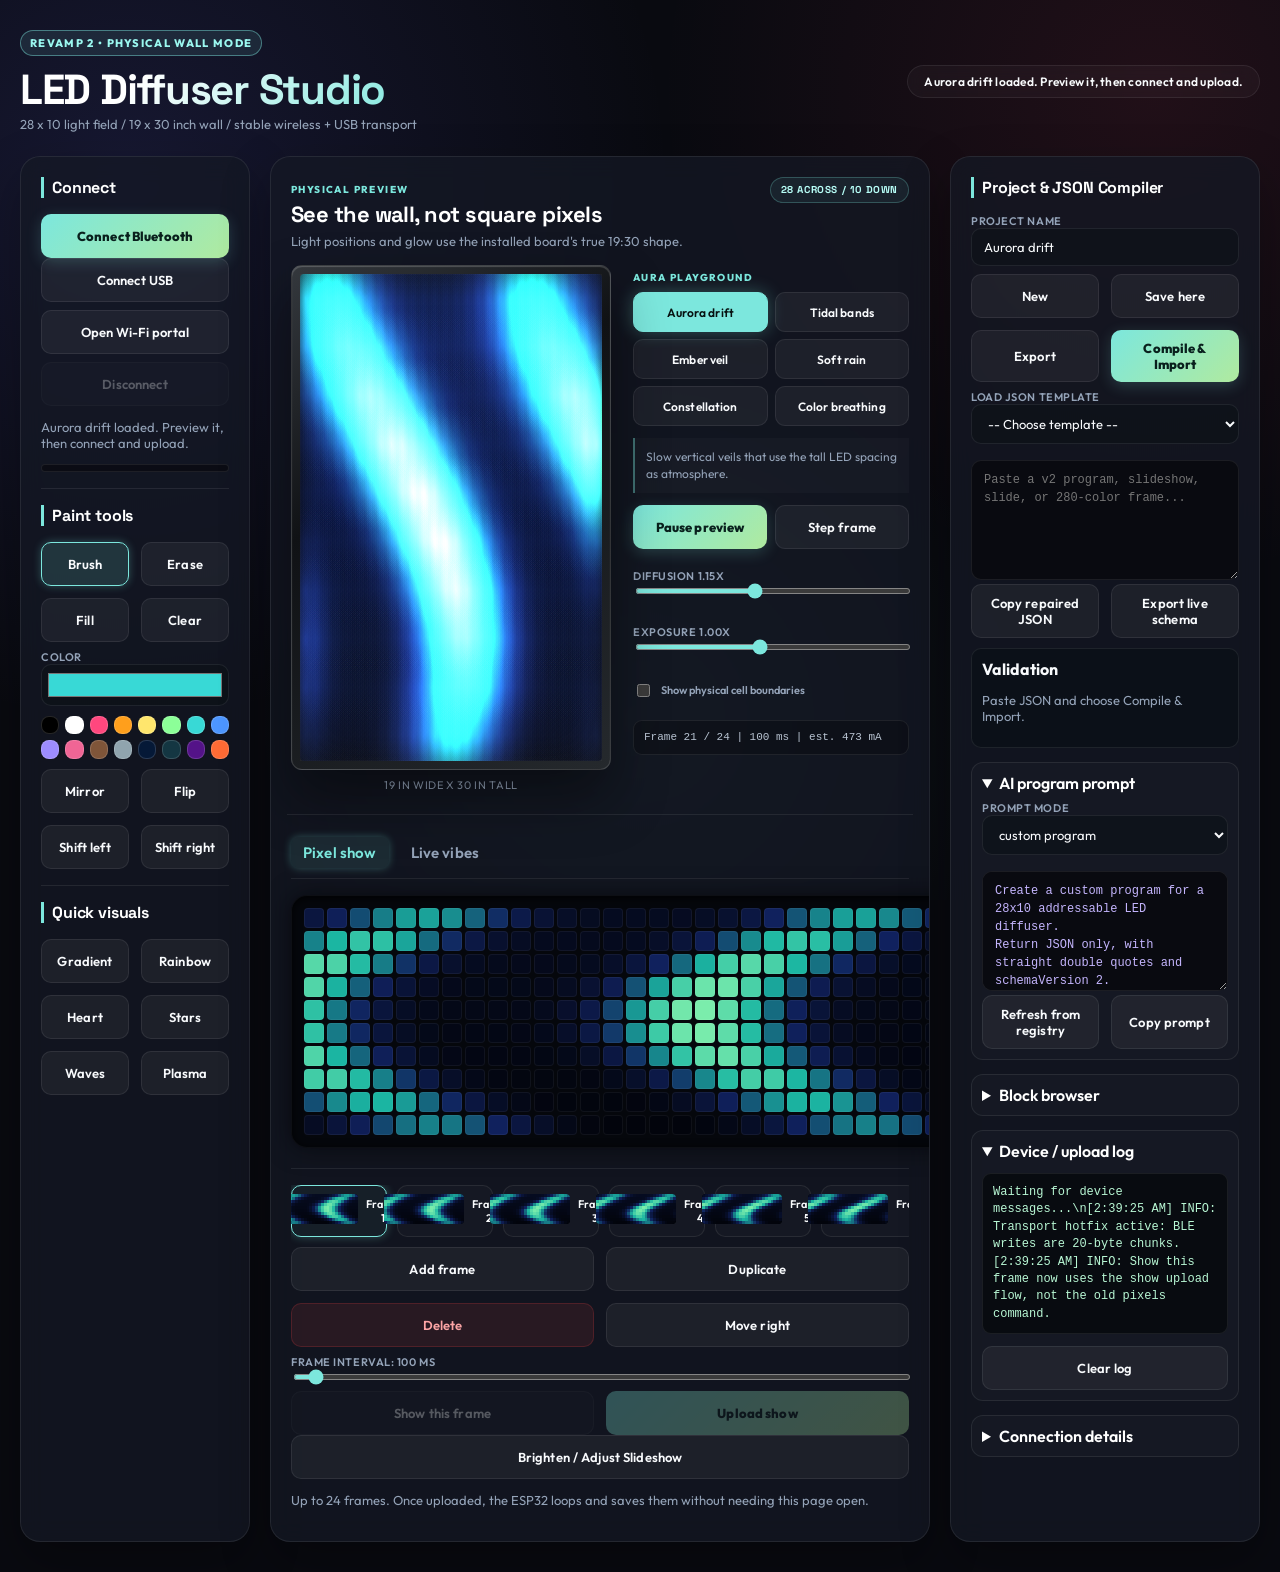
<file: docs/index.html>
<!doctype html>
<html lang="en">
<head>
<meta charset="utf-8">
<meta name="viewport" content="width=device-width,initial-scale=1">
<meta name="theme-color" content="#10131b">
<title>LED Diffuser Studio</title>
<link rel="stylesheet" href="styles.css?v=revamp2">
</head>
<body><main>
<div class="head">
  <div><div class="build-badge">REVAMP 2 &bull; PHYSICAL WALL MODE</div><h1>LED Diffuser Studio</h1><div class="sub">28 x 10 light field / 19 x 30 inch wall / stable wireless + USB transport</div></div>
  <div id="status" class="status">Not connected</div>
</div>
<div class="layout">
<aside class="card sidebar">
  <div><h2>Connect</h2>
    <button id="connect" class="primary">Connect Bluetooth</button>
    <button id="connectUsb">Connect USB</button>
    <a id="wifiPortal" class="button-link" href="http://192.168.4.1" target="_blank" rel="noreferrer">Open Wi-Fi portal</a>
    <button id="disconnect" disabled>Disconnect</button>
    <p id="message" class="note">Join LED-Diffuser Wi-Fi for the automatic portal, or use Bluetooth/USB from this studio.</p>
    <div class="progress"><span id="progress"></span></div>
  </div>
  <div class="section"><h2>Paint tools</h2>
    <div class="two"><button data-tool="brush" class="active">Brush</button><button data-tool="erase">Erase</button><button data-tool="fill">Fill</button><button id="clear">Clear</button></div>
    <label>Color<input id="color" type="color" value="#38d9d6"></label>
    <div id="palette" class="palette"></div>
    <div class="two"><button id="mirrorX">Mirror</button><button id="mirrorY">Flip</button><button id="shiftL">Shift left</button><button id="shiftR">Shift right</button></div>
  </div>
  <div class="section"><h2>Quick visuals</h2>
    <div class="two"><button data-preset="gradient">Gradient</button><button data-preset="rainbow">Rainbow</button><button data-preset="heart">Heart</button><button data-preset="stars">Stars</button><button data-preset="waves">Waves</button><button data-preset="plasma">Plasma</button></div>
  </div>
</aside>
<section class="card stage">
  <section class="simulator-shell" aria-labelledby="simulatorTitle">
    <div class="simulator-head">
      <div><span class="eyebrow">Physical preview</span><h2 id="simulatorTitle">See the wall, not square pixels</h2><p>Light positions and glow use the installed board's true 19:30 shape.</p></div>
      <span class="geometry-badge">28 across / 10 down</span>
    </div>
    <div class="simulator-layout">
      <figure class="wall-preview"><div class="wall-frame"><canvas id="diffuserCanvas" width="380" height="600" aria-label="Animated physical LED diffuser preview"></canvas></div><figcaption>19 in wide x 30 in tall</figcaption></figure>
      <div class="playground-controls">
        <div><span class="field-title">Aura playground</span><div class="effect-grid" id="effectGrid">
          <button type="button" data-effect="aurora">Aurora drift</button><button type="button" data-effect="tide">Tidal bands</button>
          <button type="button" data-effect="ember">Ember veil</button><button type="button" data-effect="rain">Soft rain</button>
          <button type="button" data-effect="constellation">Constellation</button><button type="button" data-effect="breathe">Color breathing</button>
        </div></div>
        <p id="effectDescription" class="effect-description">Slow vertical veils that use the tall LED spacing as atmosphere.</p>
        <div class="transport-row"><button id="previewPlay" type="button" class="primary">Pause preview</button><button id="previewStep" type="button">Step frame</button></div>
        <label>Diffusion <span id="previewGlowValue">1.15x</span><input id="previewGlow" type="range" min="0.35" max="2.2" step="0.05" value="1.15"></label>
        <label>Exposure <span id="previewExposureValue">1.00x</span><input id="previewExposure" type="range" min="0.35" max="1.8" step="0.05" value="1"></label>
        <label class="inline-check"><input id="previewGrid" type="checkbox"> Show physical cell boundaries</label>
        <div id="previewReadout" class="preview-readout">Frame 1 / 1</div>
      </div>
    </div>
  </section>
  <div class="tabs"><button class="tab active" data-pane="editor">Pixel show</button><button class="tab" data-pane="vibes">Live vibes</button></div>
  <div id="editor" class="pane">
    <div id="matrix" class="matrix"></div>
    <div class="section"><div class="frames" id="frames"></div>
      <div class="two"><button id="addFrame">Add frame</button><button id="cloneFrame">Duplicate</button><button id="deleteFrame" class="danger">Delete</button><button id="moveFrame">Move right</button></div>
      <label>Frame interval: <span id="frameMsValue">250</span> ms<input id="frameMs" type="range" min="50" max="2000" step="25" value="250"></label>
      <div class="two"><button id="sendFrame" disabled>Show this frame</button><button id="uploadShow" class="primary" disabled>Upload show</button></div>
      <button id="openAdjustments" class="wide">Brighten / Adjust Slideshow</button>
      <p class="note">Up to 24 frames. Once uploaded, the ESP32 loops and saves them without needing this page open.</p>
    </div>
  </div>
  <div id="vibes" class="pane" hidden><div class="two">
    <label>Mode<select id="mode"><option value="aura">Aura</option><option value="rain">Rain</option><option value="text">Scrolling text</option><option value="tilt">Motion orb</option></select></label>
    <label>Direction<select id="direction"><option>left</option><option>right</option><option>up</option><option>down</option></select></label>
    <label>Font<select id="font"><option value="bold">Bold (6x8)</option><option value="standard">Standard (5x7)</option></select></label>
    <label>Text<input id="text" maxlength="32" value="VIBE"></label>
    <label>Brightness <span id="brightnessValue">35</span><input id="brightness" type="range" min="1" max="160" value="35"></label>
    <label>Speed <span id="speedValue">100</span> ms<input id="speed" type="range" min="35" max="1000" value="100"></label>
    <label>Hue<input id="hue" type="range" min="0" max="255" value="180"></label>
    <label>Saturation<input id="saturation" type="range" min="0" max="255" value="210"></label>
    <label class="wide"><input id="motion" type="checkbox" checked style="width:auto"> Use MPU6050 motion</label>
  </div><button id="sendVibe" class="primary" disabled>Send live vibe</button></div>
</section>
<aside class="card right"><h2>Project & JSON Compiler</h2>
  <label>Project name<input id="projectName" value="My wall show"></label>
  <div class="two"><button id="newProject">New</button><button id="saveLocal">Save here</button><button id="exportProject">Export</button><button id="importProject" class="primary">Compile & Import</button></div>
  <label>Load JSON template<select id="jsonTemplate">
    <option value="">-- Choose template --</option>
    <option value="midnight_skyline">Midnight Skyline (primitives)</option>
    <option value="cyberpunk_rain">Cyberpunk Matrix Rain</option>
    <option value="city_sunset">Warm City Sunset</option>
    <option value="neon_waves">Pulsing Neon Waves</option>
    <option value="twinkle_dna">Double Helix Starfield</option>
    <option value="pacman_retro">Pacman Retro Loop</option>
    <option value="glitch_strobe">Hypnotic Glitch Strobe</option>
  </select></label>
  <textarea id="projectJson" placeholder="Paste a v2 program, slideshow, slide, or 280-color frame..."></textarea>
  <div class="two"><button id="copyRepairedJson">Copy repaired JSON</button><button id="exportSchema">Export live schema</button></div>
  <section id="validationPanel" class="validation-panel" aria-live="polite"><strong>Validation</strong><p class="note">Paste JSON and choose Compile & Import.</p></section>
  <details open><summary>AI program prompt</summary>
    <label>Prompt mode<select id="aiPromptMode"><option>custom program</option><option>ambient scene</option><option>pixel art</option><option>animation</option><option>text display</option><option>game style</option><option>music visualizer</option></select></label>
    <textarea id="aiPrompt"></textarea>
    <div class="two"><button id="refreshPrompt">Refresh from registry</button><button id="copyPrompt">Copy prompt</button></div>
  </details>
  <details><summary>Block browser</summary>
    <input id="blockSearch" type="search" placeholder="Search blocks and parameters">
    <div id="blockBrowser" class="block-browser"></div>
  </details>
  <details open><summary>Device / upload log</summary>
    <pre id="transportLog" class="transport-log" aria-live="polite">Waiting for device messages...\n</pre>
    <button id="clearTransportLog" type="button">Clear log</button>
  </details>
  <details><summary>Connection details</summary><p class="note">The page sends the same JSON directly over BLE or USB serial. Pairing and serial-port selection require a button press. GitHub never receives your display commands.</p></details>
</aside>
</div>
<dialog id="adjustmentDialog" class="adjustment-dialog">
  <form method="dialog">
    <div class="dialog-head"><h2>Brighten / Adjust Slideshow</h2><button value="cancel" aria-label="Close">Close</button></div>
    <div class="adjustment-previews">
      <figure><canvas id="adjustBefore" width="280" height="100"></canvas><figcaption>Before</figcaption></figure>
      <figure><canvas id="adjustAfter" width="280" height="100"></canvas><figcaption>After</figcaption></figure>
    </div>
    <div class="two">
      <label>Brightness <span id="adjustBrightnessValue">1.00x</span><input id="adjustBrightness" type="range" min="0.1" max="3" step="0.05" value="1"></label>
      <label>Contrast <span id="adjustContrastValue">1.00x</span><input id="adjustContrast" type="range" min="0.25" max="2.5" step="0.05" value="1"></label>
      <label>Saturation <span id="adjustSaturationValue">1.00x</span><input id="adjustSaturation" type="range" min="0" max="3" step="0.05" value="1"></label>
      <label>Gamma <span id="adjustGammaValue">1.00</span><input id="adjustGamma" type="range" min="0.4" max="2.5" step="0.05" value="1"></label>
    </div>
    <label>Apply scope<select id="adjustScope"><option value="all">Entire slideshow</option><option value="current">Current slide</option><option value="selected">Selected slide numbers</option></select></label>
    <label id="selectedSlidesLabel" hidden>Slides, for example 1,3-5<input id="selectedSlides" value="1"></label>
    <label><input id="adjustBake" type="checkbox" style="width:auto"> Bake permanently into pixel colors</label>
    <p class="note">Nondestructive adjustments stay editable and are applied to preview, upload, and export. Baking modifies RGB pixels.</p>
    <div class="two"><button id="resetAdjustments" type="button">Reset original</button><button id="applyAdjustments" type="button" class="primary">Apply adjustment</button></div>
  </form>
</dialog>
<script src="program-compiler.js?v=revamp2"></script>
<script src="template-catalog.js?v=revamp2"></script>
<script src="physical-simulator.js?v=revamp2"></script>
<script src="app.js?v=revamp2"></script>
<script src="revamp.js?v=revamp2"></script>
<script src="transport-hotfix.js?v=revamp2"></script>
</main></body></html>
</file>
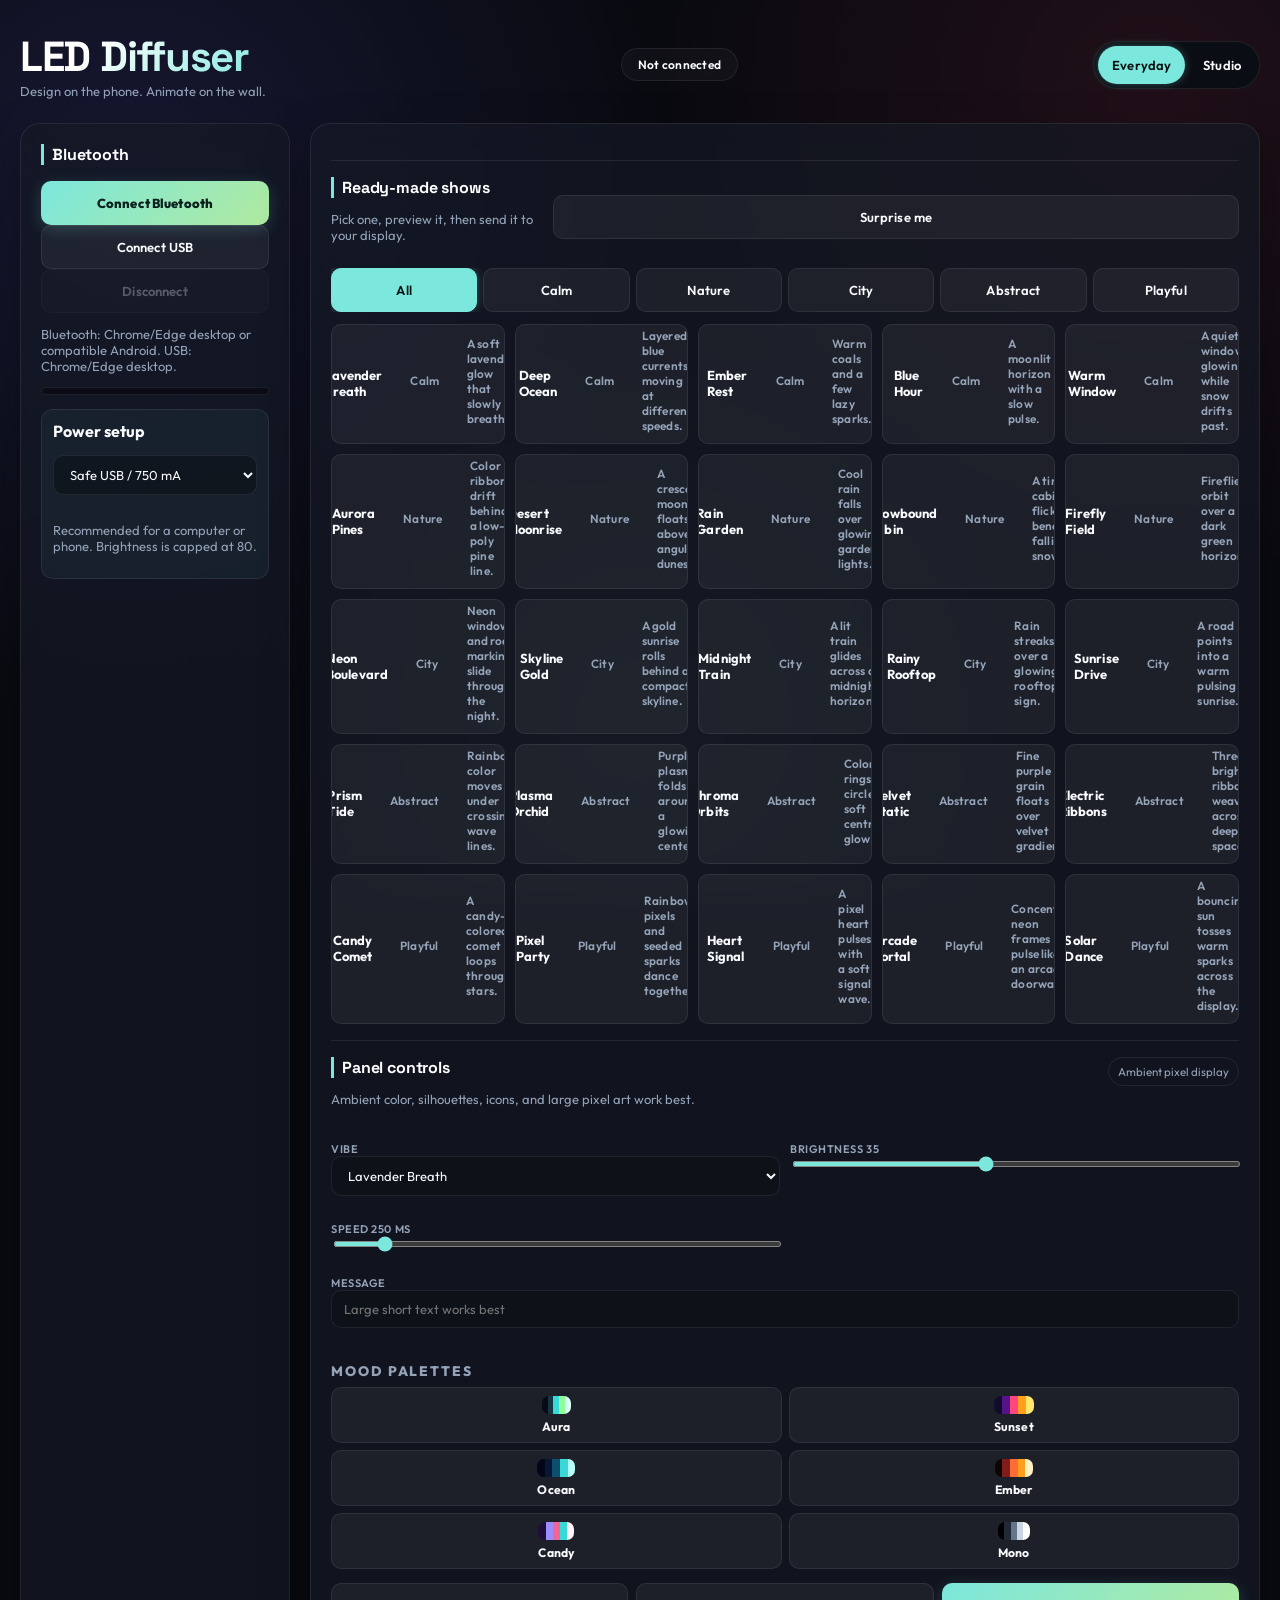
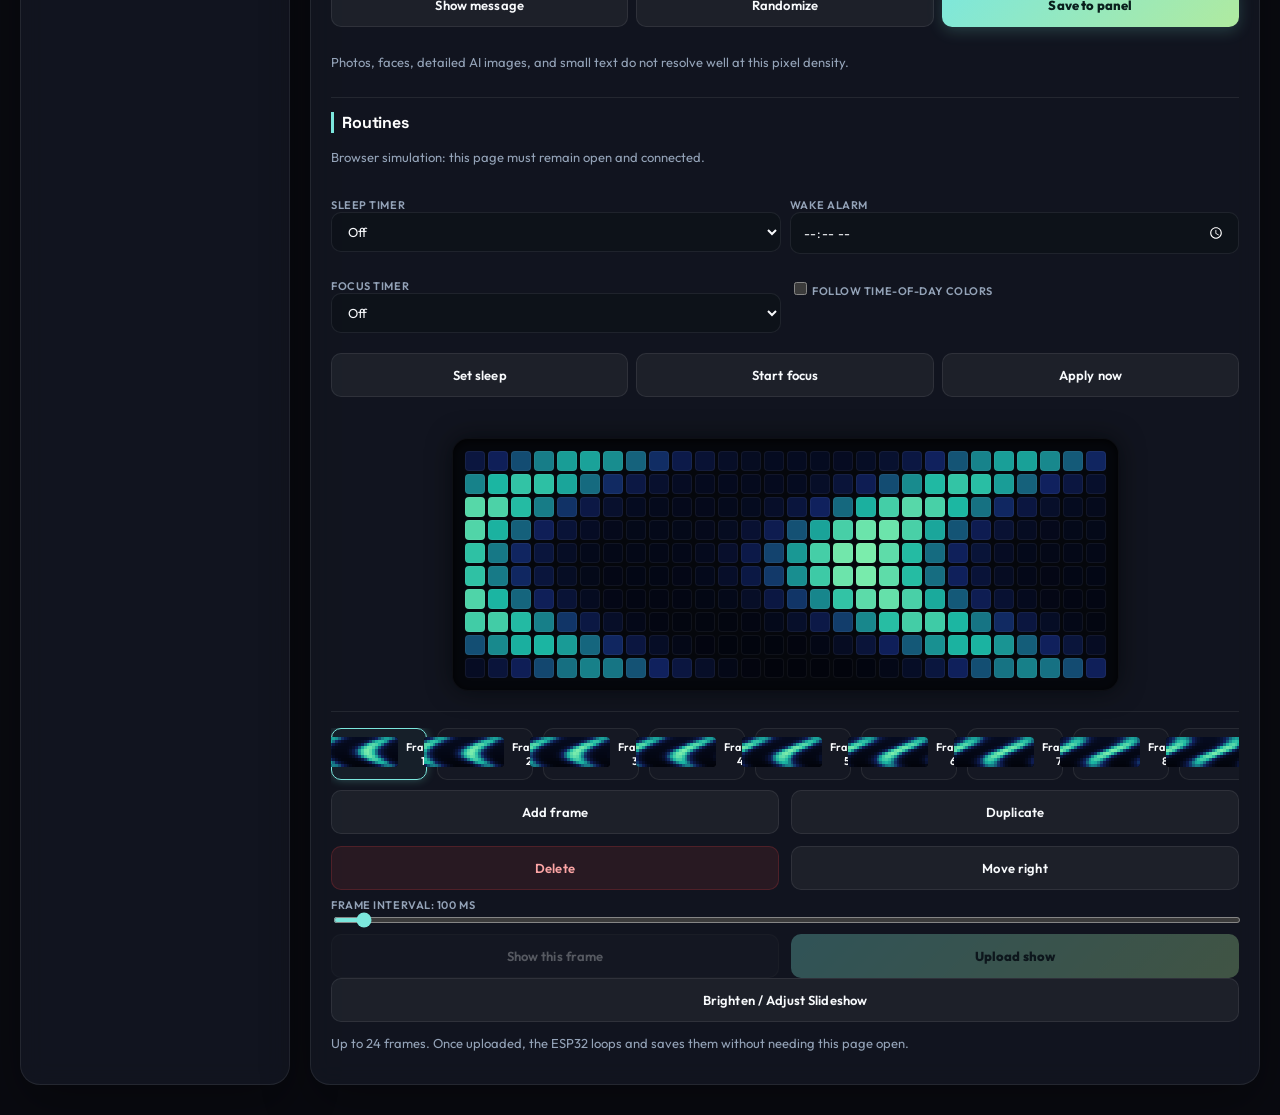
<file: docs/everyday.html>
<!doctype html>
<html lang="en">
<head>
<meta charset="utf-8">
<meta name="viewport" content="width=device-width,initial-scale=1">
<meta name="theme-color" content="#10131b">
<title>LED Diffuser</title>
<link rel="stylesheet" href="styles.css?v=production2">
<link rel="stylesheet" href="user-mode.css?v=production2">
<link rel="stylesheet" href="consumer.css?v=consumer1">
</head>
<body><main>
<div class="head">
  <div><h1>LED Diffuser</h1><div class="sub">Design on the phone. Animate on the wall.</div></div>
  <div id="status" class="status">Not connected</div>
</div>
<div class="layout">
<aside class="card sidebar">
  <div><h2>Bluetooth</h2>
    <button id="connect" class="primary">Connect Bluetooth</button>
    <button id="connectUsb">Connect USB</button>
    <button id="disconnect" disabled>Disconnect</button>
    <p id="message" class="note">Bluetooth: Chrome/Edge desktop or compatible Android. USB: Chrome/Edge desktop.</p>
    <div class="progress"><span id="progress"></span></div>
  </div>
  <div class="section"><h2>Paint tools</h2>
    <div class="two"><button data-tool="brush" class="active">Brush</button><button data-tool="erase">Erase</button><button data-tool="fill">Fill</button><button id="clear">Clear</button></div>
    <label>Color<input id="color" type="color" value="#38d9d6"></label>
    <div id="palette" class="palette"></div>
    <div class="two"><button id="mirrorX">Mirror</button><button id="mirrorY">Flip</button><button id="shiftL">Shift left</button><button id="shiftR">Shift right</button></div>
  </div>
  <div class="section"><h2>Quick visuals</h2>
    <div class="two"><button data-preset="gradient">Gradient</button><button data-preset="rainbow">Rainbow</button><button data-preset="heart">Heart</button><button data-preset="stars">Stars</button><button data-preset="waves">Waves</button><button data-preset="plasma">Plasma</button></div>
  </div>
</aside>
<section class="card stage">
  <div class="tabs"><button class="tab active" data-pane="editor">Pixel show</button><button class="tab" data-pane="vibes">Live vibes</button></div>
  <div id="editor" class="pane">
    <div id="matrix" class="matrix"></div>
    <div class="section"><div class="frames" id="frames"></div>
      <div class="two"><button id="addFrame">Add frame</button><button id="cloneFrame">Duplicate</button><button id="deleteFrame" class="danger">Delete</button><button id="moveFrame">Move right</button></div>
      <label>Frame interval: <span id="frameMsValue">250</span> ms<input id="frameMs" type="range" min="50" max="2000" step="25" value="250"></label>
      <div class="two"><button id="sendFrame" disabled>Show this frame</button><button id="uploadShow" class="primary" disabled>Upload show</button></div>
      <button id="openAdjustments" class="wide">Brighten / Adjust Slideshow</button>
      <p class="note">Up to 24 frames. Once uploaded, the ESP32 loops and saves them without needing this page open.</p>
    </div>
  </div>
  <div id="vibes" class="pane" hidden><div class="two">
    <label>Mode<select id="mode"><option value="aura">Aura</option><option value="rain">Rain</option><option value="text">Scrolling text</option><option value="tilt">Motion orb</option></select></label>
    <label>Direction<select id="direction"><option>left</option><option>right</option><option>up</option><option>down</option></select></label>
    <label>Font<select id="font"><option value="bold">Bold (6x8)</option><option value="standard">Standard (5x7)</option></select></label>
    <label>Text<input id="text" maxlength="32" value="VIBE"></label>
    <label>Brightness <span id="brightnessValue">35</span><input id="brightness" type="range" min="1" max="160" value="35"></label>
    <label>Speed <span id="speedValue">100</span> ms<input id="speed" type="range" min="35" max="1000" value="100"></label>
    <label>Hue<input id="hue" type="range" min="0" max="255" value="180"></label>
    <label>Saturation<input id="saturation" type="range" min="0" max="255" value="210"></label>
    <label class="wide"><input id="motion" type="checkbox" checked style="width:auto"> Use MPU6050 motion</label>
  </div><button id="sendVibe" class="primary" disabled>Send live vibe</button></div>
</section>
<aside class="card right"><h2>Project & JSON Compiler</h2>
  <label>Project name<input id="projectName" value="My wall show"></label>
  <div class="two"><button id="newProject">New</button><button id="saveLocal">Save here</button><button id="exportProject">Export</button><button id="importProject" class="primary">Compile & Import</button></div>
  <label>Load JSON template<select id="jsonTemplate">
    <option value="">-- Choose template --</option>
    <option value="midnight_skyline">Midnight Skyline (primitives)</option>
    <option value="cyberpunk_rain">Cyberpunk Matrix Rain</option>
    <option value="city_sunset">Warm City Sunset</option>
    <option value="neon_waves">Pulsing Neon Waves</option>
    <option value="twinkle_dna">Double Helix Starfield</option>
    <option value="pacman_retro">Pacman Retro Loop</option>
    <option value="glitch_strobe">Hypnotic Glitch Strobe</option>
  </select></label>
  <textarea id="projectJson" placeholder="Paste a v2 program, slideshow, slide, or 280-color frame..."></textarea>
  <div class="two"><button id="copyRepairedJson">Copy repaired JSON</button><button id="exportSchema">Export live schema</button></div>
  <section id="validationPanel" class="validation-panel" aria-live="polite"><strong>Validation</strong><p class="note">Paste JSON and choose Compile & Import.</p></section>
  <details open><summary>AI program prompt</summary>
    <label>Prompt mode<select id="aiPromptMode"><option>custom program</option><option>ambient scene</option><option>pixel art</option><option>animation</option><option>text display</option><option>game style</option><option>music visualizer</option></select></label>
    <textarea id="aiPrompt"></textarea>
    <div class="two"><button id="refreshPrompt">Refresh from registry</button><button id="copyPrompt">Copy prompt</button></div>
  </details>
  <details><summary>Block browser</summary>
    <input id="blockSearch" type="search" placeholder="Search blocks and parameters">
    <div id="blockBrowser" class="block-browser"></div>
  </details>
  <details open><summary>Device / upload log</summary>
    <pre id="transportLog" class="transport-log" aria-live="polite">Waiting for device messages...\n</pre>
    <button id="clearTransportLog" type="button">Clear log</button>
  </details>
  <details><summary>Connection details</summary><p class="note">The page sends the same JSON directly over BLE or USB serial. Pairing and serial-port selection require a button press. GitHub never receives your display commands.</p></details>
</aside>
</div>
<dialog id="adjustmentDialog" class="adjustment-dialog">
  <form method="dialog">
    <div class="dialog-head"><h2>Brighten / Adjust Slideshow</h2><button value="cancel" aria-label="Close">Close</button></div>
    <div class="adjustment-previews">
      <figure><canvas id="adjustBefore" width="280" height="100"></canvas><figcaption>Before</figcaption></figure>
      <figure><canvas id="adjustAfter" width="280" height="100"></canvas><figcaption>After</figcaption></figure>
    </div>
    <div class="two">
      <label>Brightness <span id="adjustBrightnessValue">1.00x</span><input id="adjustBrightness" type="range" min="0.1" max="3" step="0.05" value="1"></label>
      <label>Contrast <span id="adjustContrastValue">1.00x</span><input id="adjustContrast" type="range" min="0.25" max="2.5" step="0.05" value="1"></label>
      <label>Saturation <span id="adjustSaturationValue">1.00x</span><input id="adjustSaturation" type="range" min="0" max="3" step="0.05" value="1"></label>
      <label>Gamma <span id="adjustGammaValue">1.00</span><input id="adjustGamma" type="range" min="0.4" max="2.5" step="0.05" value="1"></label>
    </div>
    <label>Apply scope<select id="adjustScope"><option value="all">Entire slideshow</option><option value="current">Current slide</option><option value="selected">Selected slide numbers</option></select></label>
    <label id="selectedSlidesLabel" hidden>Slides, for example 1,3-5<input id="selectedSlides" value="1"></label>
    <label><input id="adjustBake" type="checkbox" style="width:auto"> Bake permanently into pixel colors</label>
    <p class="note">Nondestructive adjustments stay editable and are applied to preview, upload, and export. Baking modifies RGB pixels.</p>
    <div class="two"><button id="resetAdjustments" type="button">Reset original</button><button id="applyAdjustments" type="button" class="primary">Apply adjustment</button></div>
  </form>
</dialog>
<script src="program-compiler.js?v=production2"></script>
<script src="template-catalog.js?v=production2"></script>
<script src="app.js?v=production2"></script>
<script src="user-mode.js?v=production2"></script>
<script src="everyday-controls.js?v=consumer1"></script>
<script src="routine-engine.js?v=consumer1"></script>
</main></body></html>
</file>
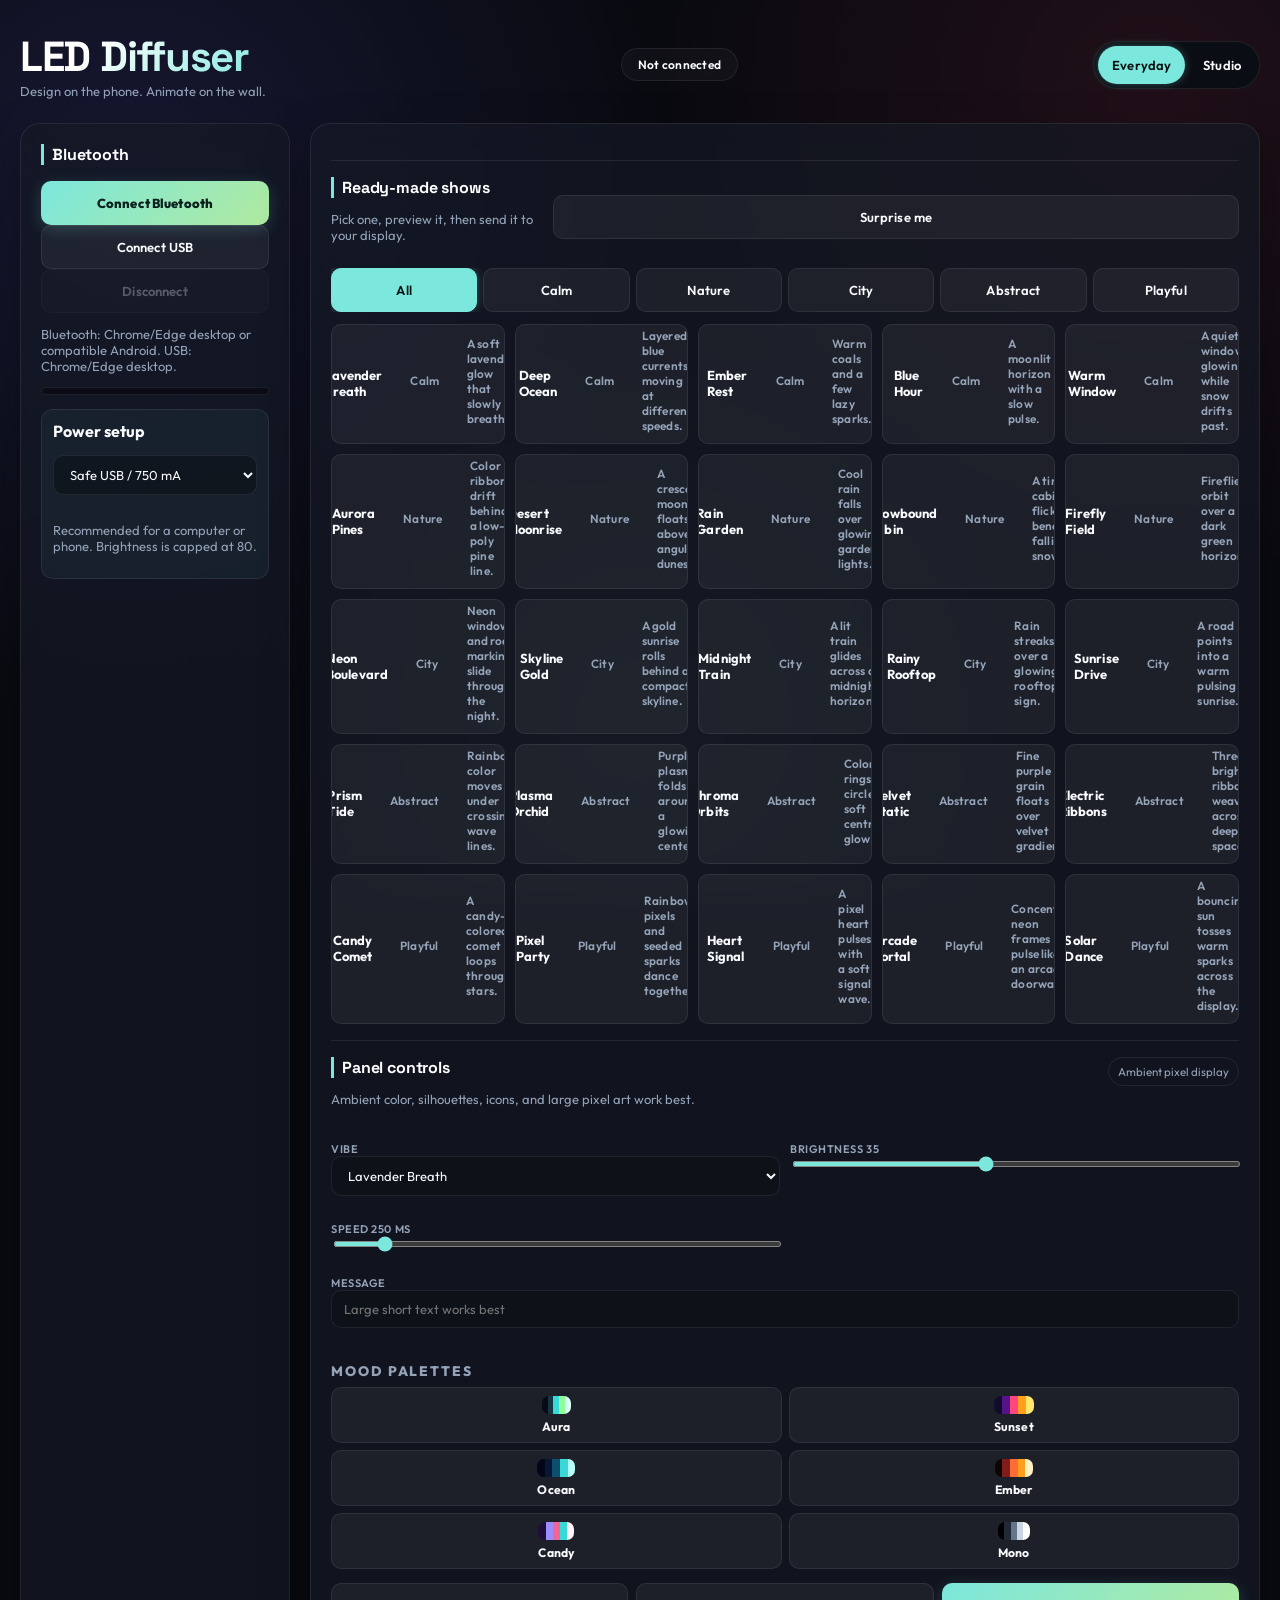
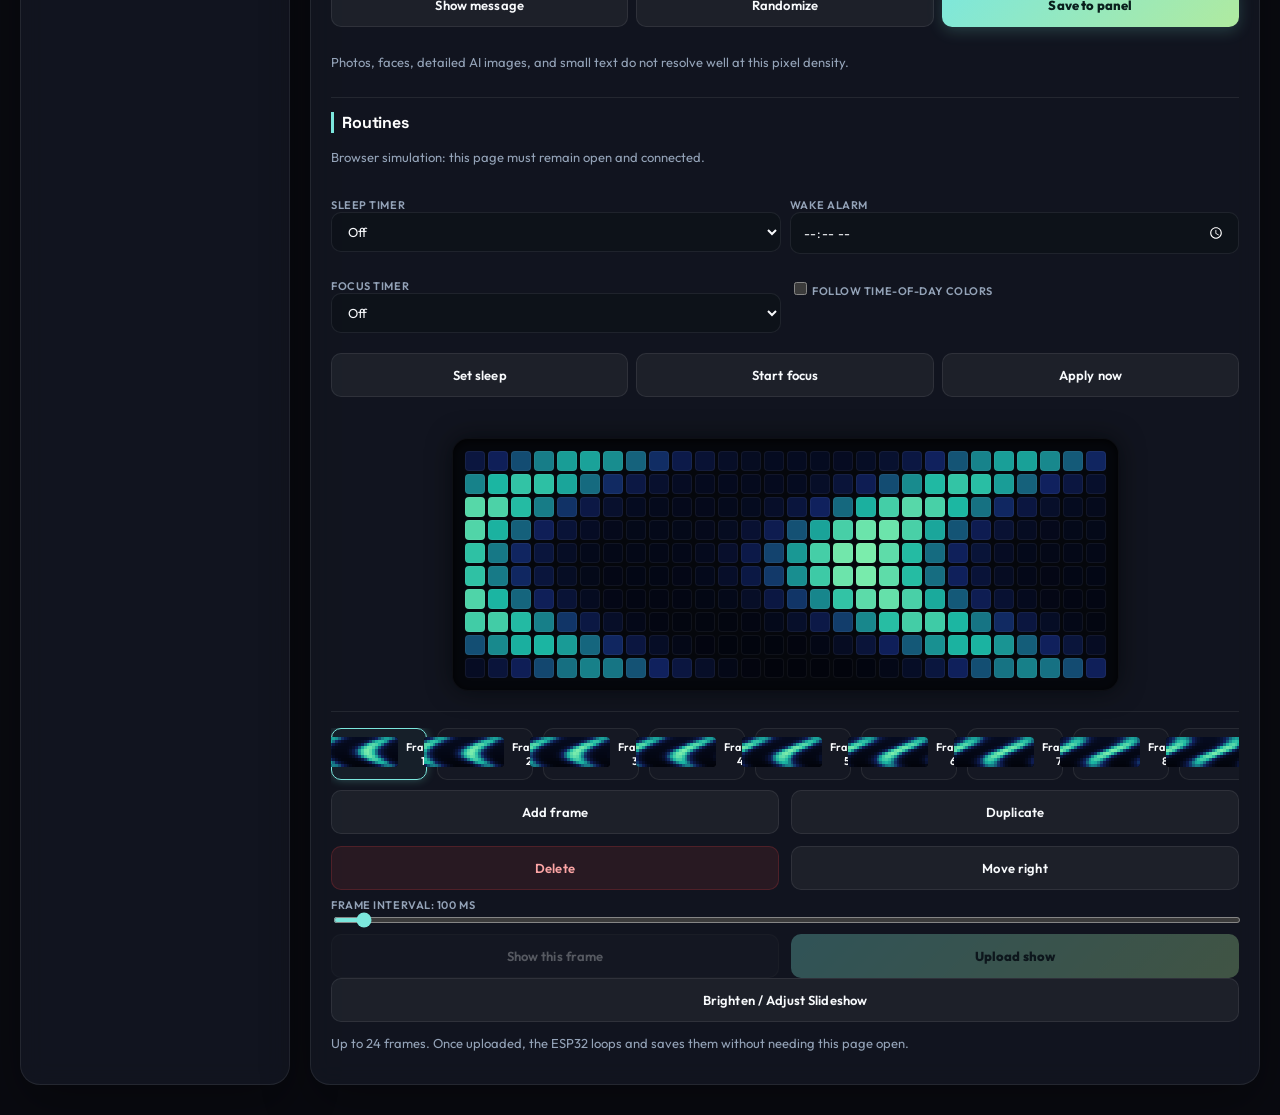
<file: docs/panel.html>
<!doctype html>
<html lang="en">
<head>
<meta charset="utf-8">
<meta name="viewport" content="width=device-width,initial-scale=1">
<meta name="theme-color" content="#10131b">
<title>LED Diffuser</title>
<link rel="stylesheet" href="styles.css?v=production2">
<link rel="stylesheet" href="user-mode.css?v=production2">
<link rel="stylesheet" href="consumer.css?v=consumer1">
</head>
<body><main>
<div class="head">
  <div><h1>LED Diffuser</h1><div class="sub">Design on the phone. Animate on the wall.</div></div>
  <div id="status" class="status">Not connected</div>
</div>
<div class="layout">
<aside class="card sidebar">
  <div><h2>Bluetooth</h2>
    <button id="connect" class="primary">Connect Bluetooth</button>
    <button id="connectUsb">Connect USB</button>
    <button id="disconnect" disabled>Disconnect</button>
    <p id="message" class="note">Bluetooth: Chrome/Edge desktop or compatible Android. USB: Chrome/Edge desktop.</p>
    <div class="progress"><span id="progress"></span></div>
  </div>
  <div class="section"><h2>Paint tools</h2>
    <div class="two"><button data-tool="brush" class="active">Brush</button><button data-tool="erase">Erase</button><button data-tool="fill">Fill</button><button id="clear">Clear</button></div>
    <label>Color<input id="color" type="color" value="#38d9d6"></label>
    <div id="palette" class="palette"></div>
    <div class="two"><button id="mirrorX">Mirror</button><button id="mirrorY">Flip</button><button id="shiftL">Shift left</button><button id="shiftR">Shift right</button></div>
  </div>
  <div class="section"><h2>Quick visuals</h2>
    <div class="two"><button data-preset="gradient">Gradient</button><button data-preset="rainbow">Rainbow</button><button data-preset="heart">Heart</button><button data-preset="stars">Stars</button><button data-preset="waves">Waves</button><button data-preset="plasma">Plasma</button></div>
  </div>
</aside>
<section class="card stage">
  <div class="tabs"><button class="tab active" data-pane="editor">Pixel show</button><button class="tab" data-pane="vibes">Live vibes</button></div>
  <div id="editor" class="pane">
    <div id="matrix" class="matrix"></div>
    <div class="section"><div class="frames" id="frames"></div>
      <div class="two"><button id="addFrame">Add frame</button><button id="cloneFrame">Duplicate</button><button id="deleteFrame" class="danger">Delete</button><button id="moveFrame">Move right</button></div>
      <label>Frame interval: <span id="frameMsValue">250</span> ms<input id="frameMs" type="range" min="50" max="2000" step="25" value="250"></label>
      <div class="two"><button id="sendFrame" disabled>Show this frame</button><button id="uploadShow" class="primary" disabled>Upload show</button></div>
      <button id="openAdjustments" class="wide">Brighten / Adjust Slideshow</button>
      <p class="note">Up to 24 frames. Once uploaded, the ESP32 loops and saves them without needing this page open.</p>
    </div>
  </div>
  <div id="vibes" class="pane" hidden><div class="two">
    <label>Mode<select id="mode"><option value="aura">Aura</option><option value="rain">Rain</option><option value="text">Scrolling text</option><option value="tilt">Motion orb</option></select></label>
    <label>Direction<select id="direction"><option>left</option><option>right</option><option>up</option><option>down</option></select></label>
    <label>Font<select id="font"><option value="bold">Bold (6x8)</option><option value="standard">Standard (5x7)</option></select></label>
    <label>Text<input id="text" maxlength="32" value="VIBE"></label>
    <label>Brightness <span id="brightnessValue">35</span><input id="brightness" type="range" min="1" max="160" value="35"></label>
    <label>Speed <span id="speedValue">100</span> ms<input id="speed" type="range" min="35" max="1000" value="100"></label>
    <label>Hue<input id="hue" type="range" min="0" max="255" value="180"></label>
    <label>Saturation<input id="saturation" type="range" min="0" max="255" value="210"></label>
    <label class="wide"><input id="motion" type="checkbox" checked style="width:auto"> Use MPU6050 motion</label>
  </div><button id="sendVibe" class="primary" disabled>Send live vibe</button></div>
</section>
<aside class="card right"><h2>Project & JSON Compiler</h2>
  <label>Project name<input id="projectName" value="My wall show"></label>
  <div class="two"><button id="newProject">New</button><button id="saveLocal">Save here</button><button id="exportProject">Export</button><button id="importProject" class="primary">Compile & Import</button></div>
  <label>Load JSON template<select id="jsonTemplate">
    <option value="">-- Choose template --</option>
    <option value="midnight_skyline">Midnight Skyline (primitives)</option>
    <option value="cyberpunk_rain">Cyberpunk Matrix Rain</option>
    <option value="city_sunset">Warm City Sunset</option>
    <option value="neon_waves">Pulsing Neon Waves</option>
    <option value="twinkle_dna">Double Helix Starfield</option>
    <option value="pacman_retro">Pacman Retro Loop</option>
    <option value="glitch_strobe">Hypnotic Glitch Strobe</option>
  </select></label>
  <textarea id="projectJson" placeholder="Paste a v2 program, slideshow, slide, or 280-color frame..."></textarea>
  <div class="two"><button id="copyRepairedJson">Copy repaired JSON</button><button id="exportSchema">Export live schema</button></div>
  <section id="validationPanel" class="validation-panel" aria-live="polite"><strong>Validation</strong><p class="note">Paste JSON and choose Compile & Import.</p></section>
  <details open><summary>AI program prompt</summary>
    <label>Prompt mode<select id="aiPromptMode"><option>custom program</option><option>ambient scene</option><option>pixel art</option><option>animation</option><option>text display</option><option>game style</option><option>music visualizer</option></select></label>
    <textarea id="aiPrompt"></textarea>
    <div class="two"><button id="refreshPrompt">Refresh from registry</button><button id="copyPrompt">Copy prompt</button></div>
  </details>
  <details><summary>Block browser</summary>
    <input id="blockSearch" type="search" placeholder="Search blocks and parameters">
    <div id="blockBrowser" class="block-browser"></div>
  </details>
  <details open><summary>Device / upload log</summary>
    <pre id="transportLog" class="transport-log" aria-live="polite">Waiting for device messages...\n</pre>
    <button id="clearTransportLog" type="button">Clear log</button>
  </details>
  <details><summary>Connection details</summary><p class="note">The page sends the same JSON directly over BLE or USB serial. Pairing and serial-port selection require a button press. GitHub never receives your display commands.</p></details>
</aside>
</div>
<dialog id="adjustmentDialog" class="adjustment-dialog">
  <form method="dialog">
    <div class="dialog-head"><h2>Brighten / Adjust Slideshow</h2><button value="cancel" aria-label="Close">Close</button></div>
    <div class="adjustment-previews">
      <figure><canvas id="adjustBefore" width="280" height="100"></canvas><figcaption>Before</figcaption></figure>
      <figure><canvas id="adjustAfter" width="280" height="100"></canvas><figcaption>After</figcaption></figure>
    </div>
    <div class="two">
      <label>Brightness <span id="adjustBrightnessValue">1.00x</span><input id="adjustBrightness" type="range" min="0.1" max="3" step="0.05" value="1"></label>
      <label>Contrast <span id="adjustContrastValue">1.00x</span><input id="adjustContrast" type="range" min="0.25" max="2.5" step="0.05" value="1"></label>
      <label>Saturation <span id="adjustSaturationValue">1.00x</span><input id="adjustSaturation" type="range" min="0" max="3" step="0.05" value="1"></label>
      <label>Gamma <span id="adjustGammaValue">1.00</span><input id="adjustGamma" type="range" min="0.4" max="2.5" step="0.05" value="1"></label>
    </div>
    <label>Apply scope<select id="adjustScope"><option value="all">Entire slideshow</option><option value="current">Current slide</option><option value="selected">Selected slide numbers</option></select></label>
    <label id="selectedSlidesLabel" hidden>Slides, for example 1,3-5<input id="selectedSlides" value="1"></label>
    <label><input id="adjustBake" type="checkbox" style="width:auto"> Bake permanently into pixel colors</label>
    <p class="note">Nondestructive adjustments stay editable and are applied to preview, upload, and export. Baking modifies RGB pixels.</p>
    <div class="two"><button id="resetAdjustments" type="button">Reset original</button><button id="applyAdjustments" type="button" class="primary">Apply adjustment</button></div>
  </form>
</dialog>
<script src="program-compiler.js?v=production2"></script>
<script src="template-catalog.js?v=production2"></script>
<script src="app-profile.js?v=consumer2"></script>
<script src="user-mode.js?v=production2"></script>
<script src="everyday-controls.js?v=consumer1"></script>
<script src="routine-engine.js?v=consumer1"></script>
</main></body></html>
</file>
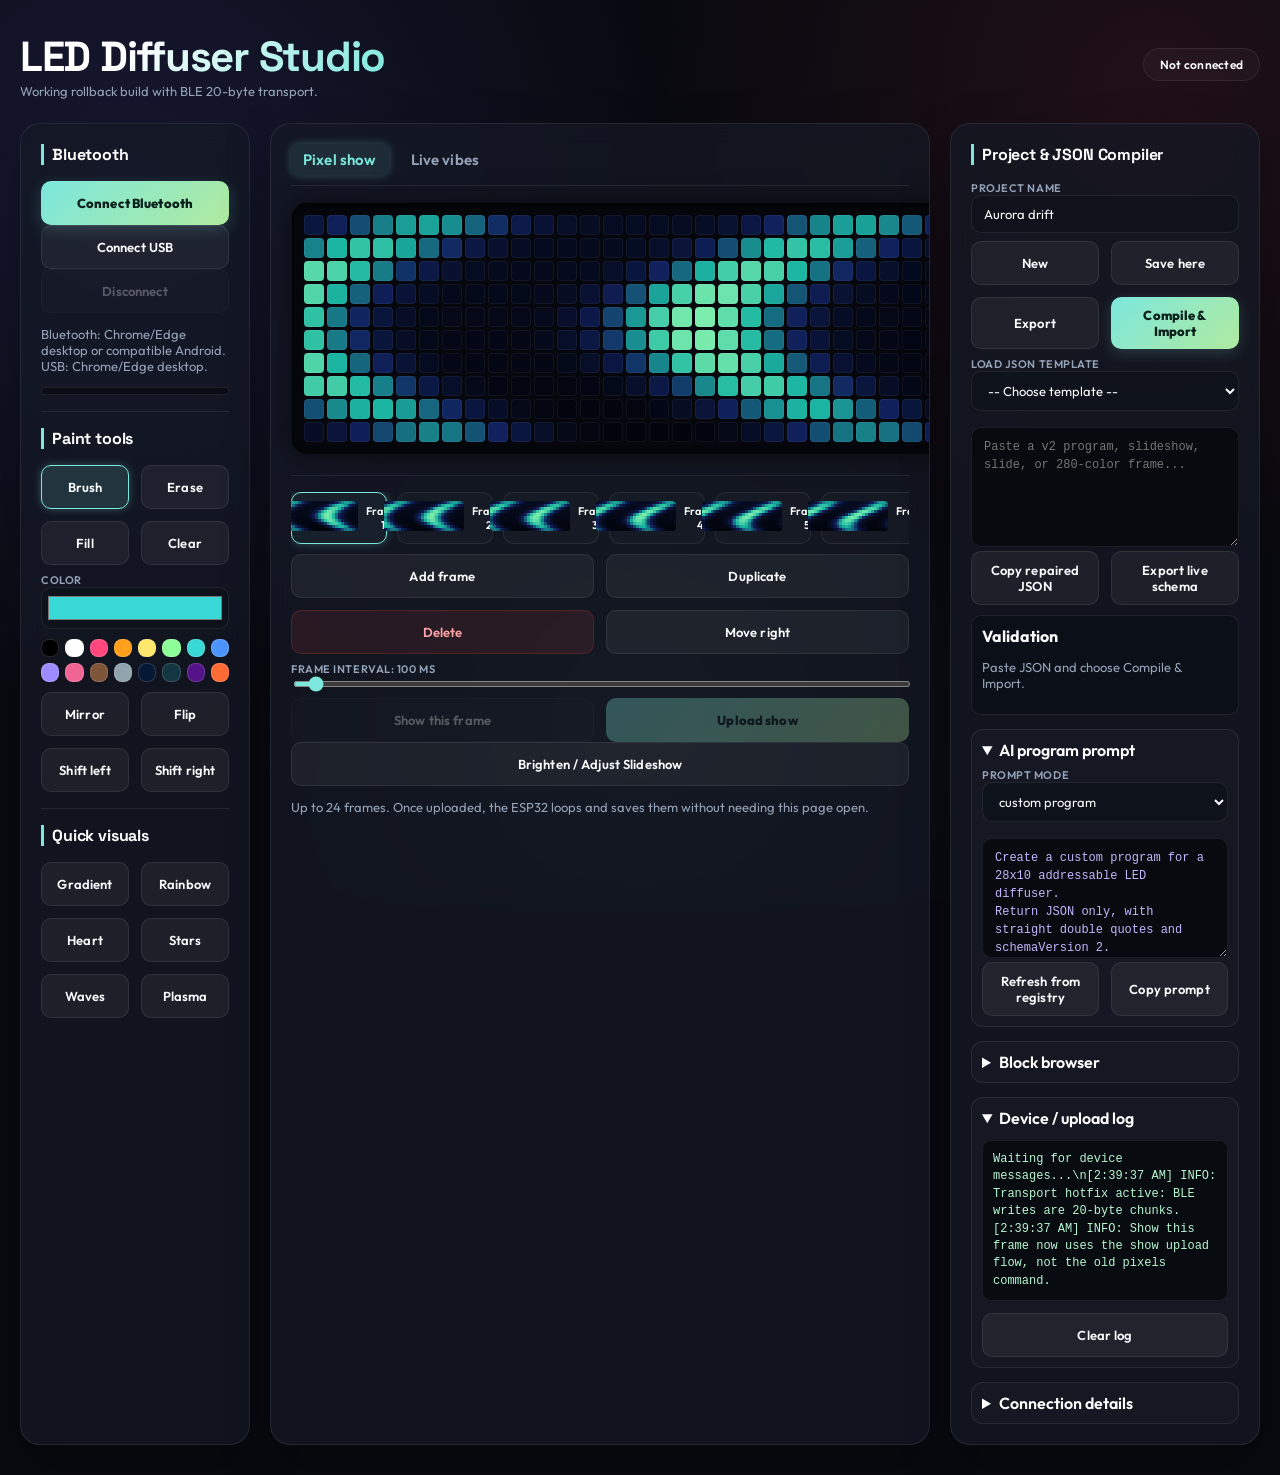
<file: docs/premium.html>
<!doctype html>
<html lang="en">
<head>
<meta charset="utf-8">
<meta name="viewport" content="width=device-width,initial-scale=1">
<meta name="theme-color" content="#10131b">
<meta http-equiv="refresh" content="0; url=working.html">
<title>LED Diffuser Premium Disabled</title>
<style>
body{font:16px system-ui;background:#10131b;color:#f8fafc;display:grid;place-items:center;min-height:100vh;margin:0;padding:24px;text-align:center}
a{color:#67e8f9;font-weight:800}.card{max-width:560px;background:#1f2937;border-radius:22px;padding:28px;box-shadow:0 18px 50px rgba(0,0,0,.35)}
</style>
</head>
<body>
<div class="card">
<h1>Premium page disabled</h1>
<p>The experimental premium UI was touching Bluetooth state, so it is disabled until rebuilt safely.</p>
<p><a href="working.html">Open the stable working controller</a></p>
</div>
<script>location.replace("working.html");</script>
</body>
</html>
</file>
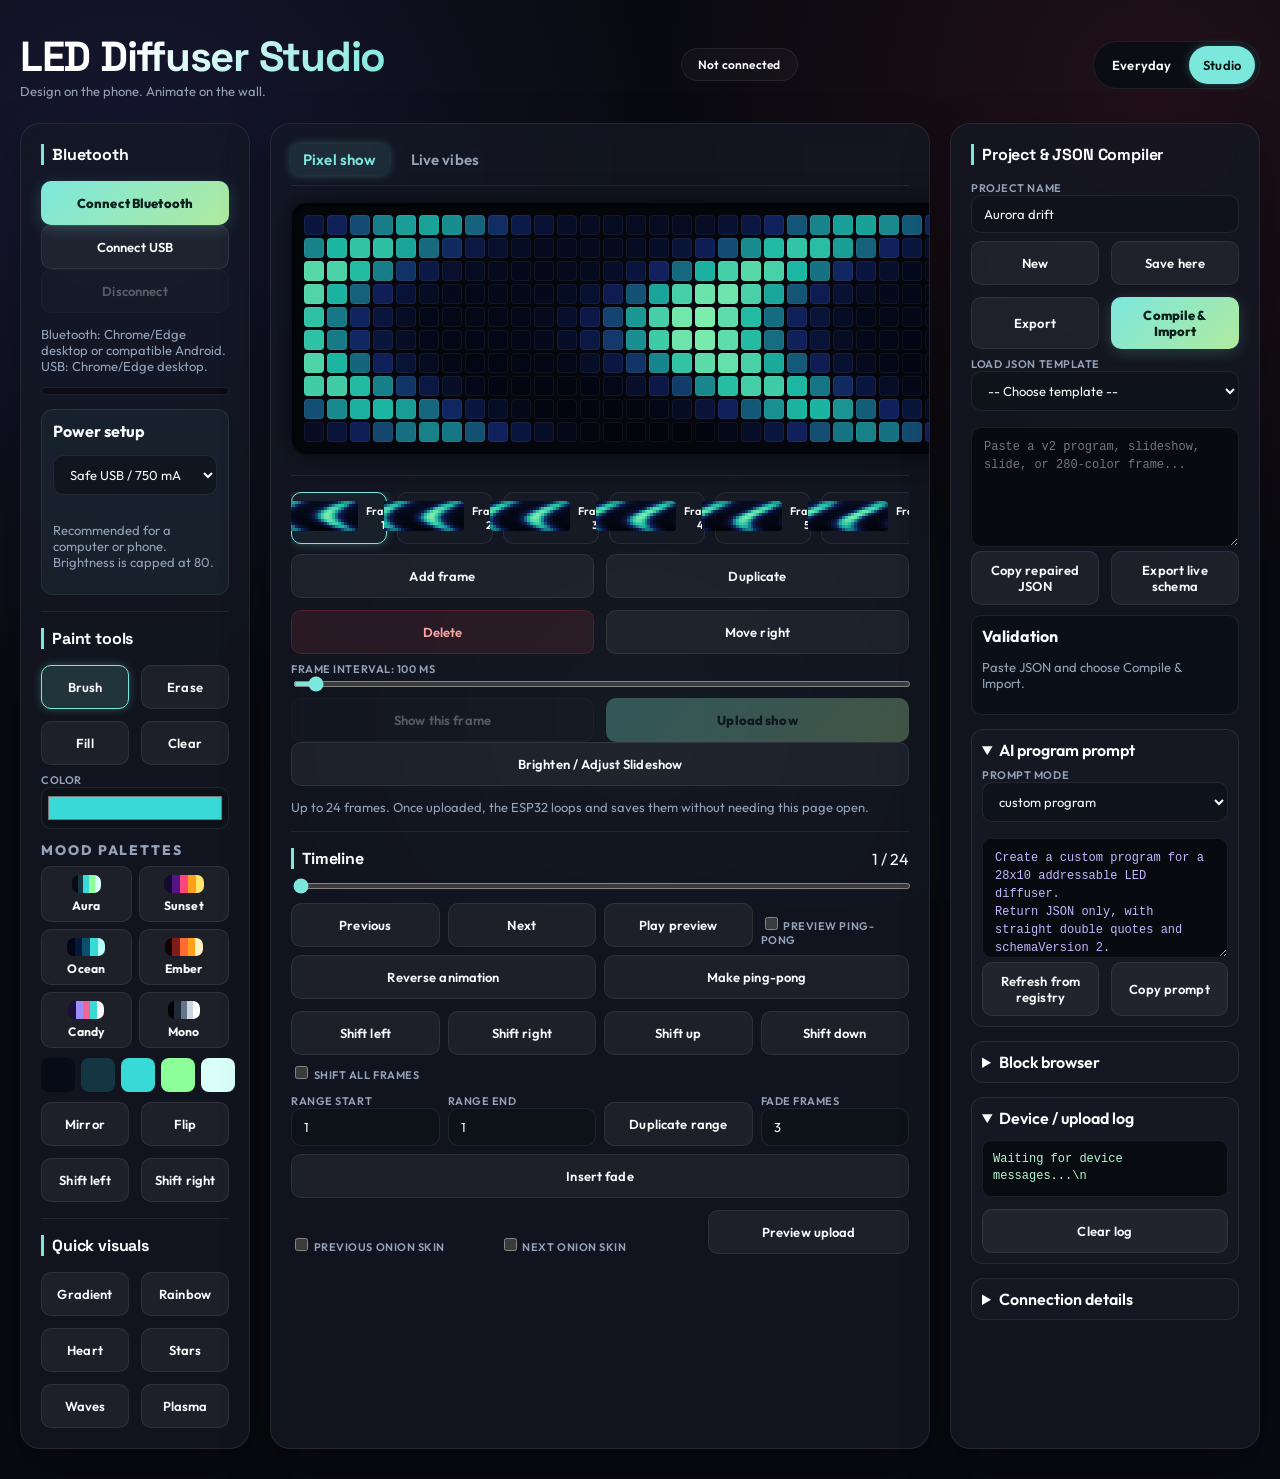
<file: docs/studio-v2.html>
<!doctype html>
<html lang="en">
<head>
<meta charset="utf-8">
<meta name="viewport" content="width=device-width,initial-scale=1">
<meta name="theme-color" content="#10131b">
<title>LED Diffuser Studio</title>
<link rel="stylesheet" href="styles.css?v=production2">
<link rel="stylesheet" href="user-mode.css?v=production2">
<link rel="stylesheet" href="timeline.css?v=consumer1">
</head>
<body><main>
<div class="head">
  <div><h1>LED Diffuser Studio</h1><div class="sub">Design on the phone. Animate on the wall.</div></div>
  <div id="status" class="status">Not connected</div>
</div>
<div class="layout">
<aside class="card sidebar">
  <div><h2>Bluetooth</h2>
    <button id="connect" class="primary">Connect Bluetooth</button>
    <button id="connectUsb">Connect USB</button>
    <button id="disconnect" disabled>Disconnect</button>
    <p id="message" class="note">Bluetooth: Chrome/Edge desktop or compatible Android. USB: Chrome/Edge desktop.</p>
    <div class="progress"><span id="progress"></span></div>
  </div>
  <div class="section"><h2>Paint tools</h2>
    <div class="two"><button data-tool="brush" class="active">Brush</button><button data-tool="erase">Erase</button><button data-tool="fill">Fill</button><button id="clear">Clear</button></div>
    <label>Color<input id="color" type="color" value="#38d9d6"></label>
    <div id="palette" class="palette"></div>
    <div class="two"><button id="mirrorX">Mirror</button><button id="mirrorY">Flip</button><button id="shiftL">Shift left</button><button id="shiftR">Shift right</button></div>
  </div>
  <div class="section"><h2>Quick visuals</h2>
    <div class="two"><button data-preset="gradient">Gradient</button><button data-preset="rainbow">Rainbow</button><button data-preset="heart">Heart</button><button data-preset="stars">Stars</button><button data-preset="waves">Waves</button><button data-preset="plasma">Plasma</button></div>
  </div>
</aside>
<section class="card stage">
  <div class="tabs"><button class="tab active" data-pane="editor">Pixel show</button><button class="tab" data-pane="vibes">Live vibes</button></div>
  <div id="editor" class="pane">
    <div id="matrix" class="matrix"></div>
    <div class="section"><div class="frames" id="frames"></div>
      <div class="two"><button id="addFrame">Add frame</button><button id="cloneFrame">Duplicate</button><button id="deleteFrame" class="danger">Delete</button><button id="moveFrame">Move right</button></div>
      <label>Frame interval: <span id="frameMsValue">250</span> ms<input id="frameMs" type="range" min="50" max="2000" step="25" value="250"></label>
      <div class="two"><button id="sendFrame" disabled>Show this frame</button><button id="uploadShow" class="primary" disabled>Upload show</button></div>
      <button id="openAdjustments" class="wide">Brighten / Adjust Slideshow</button>
      <p class="note">Up to 24 frames. Once uploaded, the ESP32 loops and saves them without needing this page open.</p>
    </div>
  </div>
  <div id="vibes" class="pane" hidden><div class="two">
    <label>Mode<select id="mode"><option value="aura">Aura</option><option value="rain">Rain</option><option value="text">Scrolling text</option><option value="tilt">Motion orb</option></select></label>
    <label>Direction<select id="direction"><option>left</option><option>right</option><option>up</option><option>down</option></select></label>
    <label>Font<select id="font"><option value="bold">Bold (6x8)</option><option value="standard">Standard (5x7)</option></select></label>
    <label>Text<input id="text" maxlength="32" value="VIBE"></label>
    <label>Brightness <span id="brightnessValue">35</span><input id="brightness" type="range" min="1" max="160" value="35"></label>
    <label>Speed <span id="speedValue">100</span> ms<input id="speed" type="range" min="35" max="1000" value="100"></label>
    <label>Hue<input id="hue" type="range" min="0" max="255" value="180"></label>
    <label>Saturation<input id="saturation" type="range" min="0" max="255" value="210"></label>
    <label class="wide"><input id="motion" type="checkbox" checked style="width:auto"> Use MPU6050 motion</label>
  </div><button id="sendVibe" class="primary" disabled>Send live vibe</button></div>
</section>
<aside class="card right"><h2>Project & JSON Compiler</h2>
  <label>Project name<input id="projectName" value="My wall show"></label>
  <div class="two"><button id="newProject">New</button><button id="saveLocal">Save here</button><button id="exportProject">Export</button><button id="importProject" class="primary">Compile & Import</button></div>
  <label>Load JSON template<select id="jsonTemplate">
    <option value="">-- Choose template --</option>
    <option value="midnight_skyline">Midnight Skyline (primitives)</option>
    <option value="cyberpunk_rain">Cyberpunk Matrix Rain</option>
    <option value="city_sunset">Warm City Sunset</option>
    <option value="neon_waves">Pulsing Neon Waves</option>
    <option value="twinkle_dna">Double Helix Starfield</option>
    <option value="pacman_retro">Pacman Retro Loop</option>
    <option value="glitch_strobe">Hypnotic Glitch Strobe</option>
  </select></label>
  <textarea id="projectJson" placeholder="Paste a v2 program, slideshow, slide, or 280-color frame..."></textarea>
  <div class="two"><button id="copyRepairedJson">Copy repaired JSON</button><button id="exportSchema">Export live schema</button></div>
  <section id="validationPanel" class="validation-panel" aria-live="polite"><strong>Validation</strong><p class="note">Paste JSON and choose Compile & Import.</p></section>
  <details open><summary>AI program prompt</summary>
    <label>Prompt mode<select id="aiPromptMode"><option>custom program</option><option>ambient scene</option><option>pixel art</option><option>animation</option><option>text display</option><option>game style</option><option>music visualizer</option></select></label>
    <textarea id="aiPrompt"></textarea>
    <div class="two"><button id="refreshPrompt">Refresh from registry</button><button id="copyPrompt">Copy prompt</button></div>
  </details>
  <details><summary>Block browser</summary>
    <input id="blockSearch" type="search" placeholder="Search blocks and parameters">
    <div id="blockBrowser" class="block-browser"></div>
  </details>
  <details open><summary>Device / upload log</summary>
    <pre id="transportLog" class="transport-log" aria-live="polite">Waiting for device messages...\n</pre>
    <button id="clearTransportLog" type="button">Clear log</button>
  </details>
  <details><summary>Connection details</summary><p class="note">The page sends the same JSON directly over BLE or USB serial. Pairing and serial-port selection require a button press. GitHub never receives your display commands.</p></details>
</aside>
</div>
<dialog id="adjustmentDialog" class="adjustment-dialog">
  <form method="dialog">
    <div class="dialog-head"><h2>Brighten / Adjust Slideshow</h2><button value="cancel" aria-label="Close">Close</button></div>
    <div class="adjustment-previews">
      <figure><canvas id="adjustBefore" width="280" height="100"></canvas><figcaption>Before</figcaption></figure>
      <figure><canvas id="adjustAfter" width="280" height="100"></canvas><figcaption>After</figcaption></figure>
    </div>
    <div class="two">
      <label>Brightness <span id="adjustBrightnessValue">1.00x</span><input id="adjustBrightness" type="range" min="0.1" max="3" step="0.05" value="1"></label>
      <label>Contrast <span id="adjustContrastValue">1.00x</span><input id="adjustContrast" type="range" min="0.25" max="2.5" step="0.05" value="1"></label>
      <label>Saturation <span id="adjustSaturationValue">1.00x</span><input id="adjustSaturation" type="range" min="0" max="3" step="0.05" value="1"></label>
      <label>Gamma <span id="adjustGammaValue">1.00</span><input id="adjustGamma" type="range" min="0.4" max="2.5" step="0.05" value="1"></label>
    </div>
    <label>Apply scope<select id="adjustScope"><option value="all">Entire slideshow</option><option value="current">Current slide</option><option value="selected">Selected slide numbers</option></select></label>
    <label id="selectedSlidesLabel" hidden>Slides, for example 1,3-5<input id="selectedSlides" value="1"></label>
    <label><input id="adjustBake" type="checkbox" style="width:auto"> Bake permanently into pixel colors</label>
    <p class="note">Nondestructive adjustments stay editable and are applied to preview, upload, and export. Baking modifies RGB pixels.</p>
    <div class="two"><button id="resetAdjustments" type="button">Reset original</button><button id="applyAdjustments" type="button" class="primary">Apply adjustment</button></div>
  </form>
</dialog>
<script src="program-compiler.js?v=production2"></script>
<script src="template-catalog.js?v=production2"></script>
<script src="app-profile.js?v=consumer2"></script>
<script>localStorage.setItem("ledDiffuserUiMode","studio")</script>
<script src="user-mode.js?v=production2"></script>
<script src="timeline-tools.js?v=consumer1"></script>
</main></body></html>
</file>
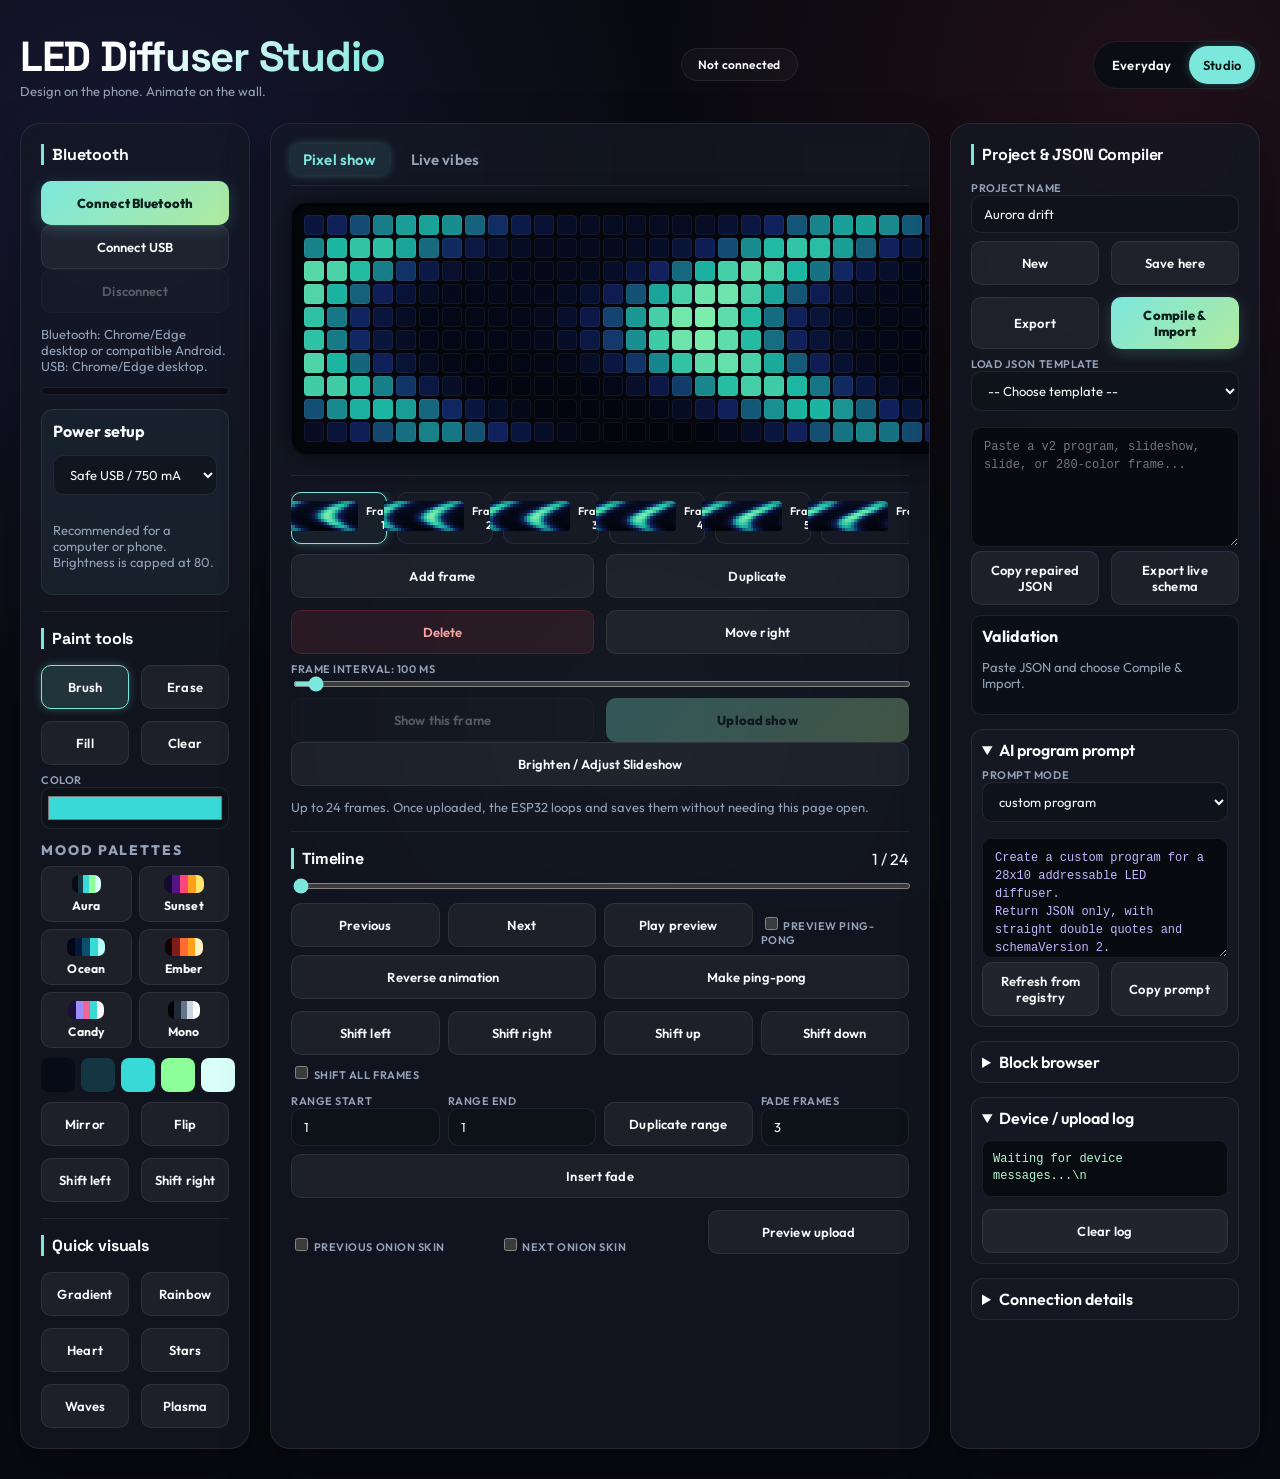
<file: docs/studio.html>
<!doctype html>
<html lang="en">
<head>
<meta charset="utf-8">
<meta name="viewport" content="width=device-width,initial-scale=1">
<meta name="theme-color" content="#10131b">
<title>LED Diffuser Studio</title>
<link rel="stylesheet" href="styles.css?v=production2">
<link rel="stylesheet" href="user-mode.css?v=production2">
<link rel="stylesheet" href="timeline.css?v=consumer1">
</head>
<body><main>
<div class="head">
  <div><h1>LED Diffuser Studio</h1><div class="sub">Design on the phone. Animate on the wall.</div></div>
  <div id="status" class="status">Not connected</div>
</div>
<div class="layout">
<aside class="card sidebar">
  <div><h2>Bluetooth</h2>
    <button id="connect" class="primary">Connect Bluetooth</button>
    <button id="connectUsb">Connect USB</button>
    <button id="disconnect" disabled>Disconnect</button>
    <p id="message" class="note">Bluetooth: Chrome/Edge desktop or compatible Android. USB: Chrome/Edge desktop.</p>
    <div class="progress"><span id="progress"></span></div>
  </div>
  <div class="section"><h2>Paint tools</h2>
    <div class="two"><button data-tool="brush" class="active">Brush</button><button data-tool="erase">Erase</button><button data-tool="fill">Fill</button><button id="clear">Clear</button></div>
    <label>Color<input id="color" type="color" value="#38d9d6"></label>
    <div id="palette" class="palette"></div>
    <div class="two"><button id="mirrorX">Mirror</button><button id="mirrorY">Flip</button><button id="shiftL">Shift left</button><button id="shiftR">Shift right</button></div>
  </div>
  <div class="section"><h2>Quick visuals</h2>
    <div class="two"><button data-preset="gradient">Gradient</button><button data-preset="rainbow">Rainbow</button><button data-preset="heart">Heart</button><button data-preset="stars">Stars</button><button data-preset="waves">Waves</button><button data-preset="plasma">Plasma</button></div>
  </div>
</aside>
<section class="card stage">
  <div class="tabs"><button class="tab active" data-pane="editor">Pixel show</button><button class="tab" data-pane="vibes">Live vibes</button></div>
  <div id="editor" class="pane">
    <div id="matrix" class="matrix"></div>
    <div class="section"><div class="frames" id="frames"></div>
      <div class="two"><button id="addFrame">Add frame</button><button id="cloneFrame">Duplicate</button><button id="deleteFrame" class="danger">Delete</button><button id="moveFrame">Move right</button></div>
      <label>Frame interval: <span id="frameMsValue">250</span> ms<input id="frameMs" type="range" min="50" max="2000" step="25" value="250"></label>
      <div class="two"><button id="sendFrame" disabled>Show this frame</button><button id="uploadShow" class="primary" disabled>Upload show</button></div>
      <button id="openAdjustments" class="wide">Brighten / Adjust Slideshow</button>
      <p class="note">Up to 24 frames. Once uploaded, the ESP32 loops and saves them without needing this page open.</p>
    </div>
  </div>
  <div id="vibes" class="pane" hidden><div class="two">
    <label>Mode<select id="mode"><option value="aura">Aura</option><option value="rain">Rain</option><option value="text">Scrolling text</option><option value="tilt">Motion orb</option></select></label>
    <label>Direction<select id="direction"><option>left</option><option>right</option><option>up</option><option>down</option></select></label>
    <label>Font<select id="font"><option value="bold">Bold (6x8)</option><option value="standard">Standard (5x7)</option></select></label>
    <label>Text<input id="text" maxlength="32" value="VIBE"></label>
    <label>Brightness <span id="brightnessValue">35</span><input id="brightness" type="range" min="1" max="160" value="35"></label>
    <label>Speed <span id="speedValue">100</span> ms<input id="speed" type="range" min="35" max="1000" value="100"></label>
    <label>Hue<input id="hue" type="range" min="0" max="255" value="180"></label>
    <label>Saturation<input id="saturation" type="range" min="0" max="255" value="210"></label>
    <label class="wide"><input id="motion" type="checkbox" checked style="width:auto"> Use MPU6050 motion</label>
  </div><button id="sendVibe" class="primary" disabled>Send live vibe</button></div>
</section>
<aside class="card right"><h2>Project & JSON Compiler</h2>
  <label>Project name<input id="projectName" value="My wall show"></label>
  <div class="two"><button id="newProject">New</button><button id="saveLocal">Save here</button><button id="exportProject">Export</button><button id="importProject" class="primary">Compile & Import</button></div>
  <label>Load JSON template<select id="jsonTemplate">
    <option value="">-- Choose template --</option>
    <option value="midnight_skyline">Midnight Skyline (primitives)</option>
    <option value="cyberpunk_rain">Cyberpunk Matrix Rain</option>
    <option value="city_sunset">Warm City Sunset</option>
    <option value="neon_waves">Pulsing Neon Waves</option>
    <option value="twinkle_dna">Double Helix Starfield</option>
    <option value="pacman_retro">Pacman Retro Loop</option>
    <option value="glitch_strobe">Hypnotic Glitch Strobe</option>
  </select></label>
  <textarea id="projectJson" placeholder="Paste a v2 program, slideshow, slide, or 280-color frame..."></textarea>
  <div class="two"><button id="copyRepairedJson">Copy repaired JSON</button><button id="exportSchema">Export live schema</button></div>
  <section id="validationPanel" class="validation-panel" aria-live="polite"><strong>Validation</strong><p class="note">Paste JSON and choose Compile & Import.</p></section>
  <details open><summary>AI program prompt</summary>
    <label>Prompt mode<select id="aiPromptMode"><option>custom program</option><option>ambient scene</option><option>pixel art</option><option>animation</option><option>text display</option><option>game style</option><option>music visualizer</option></select></label>
    <textarea id="aiPrompt"></textarea>
    <div class="two"><button id="refreshPrompt">Refresh from registry</button><button id="copyPrompt">Copy prompt</button></div>
  </details>
  <details><summary>Block browser</summary>
    <input id="blockSearch" type="search" placeholder="Search blocks and parameters">
    <div id="blockBrowser" class="block-browser"></div>
  </details>
  <details open><summary>Device / upload log</summary>
    <pre id="transportLog" class="transport-log" aria-live="polite">Waiting for device messages...\n</pre>
    <button id="clearTransportLog" type="button">Clear log</button>
  </details>
  <details><summary>Connection details</summary><p class="note">The page sends the same JSON directly over BLE or USB serial. Pairing and serial-port selection require a button press. GitHub never receives your display commands.</p></details>
</aside>
</div>
<dialog id="adjustmentDialog" class="adjustment-dialog">
  <form method="dialog">
    <div class="dialog-head"><h2>Brighten / Adjust Slideshow</h2><button value="cancel" aria-label="Close">Close</button></div>
    <div class="adjustment-previews">
      <figure><canvas id="adjustBefore" width="280" height="100"></canvas><figcaption>Before</figcaption></figure>
      <figure><canvas id="adjustAfter" width="280" height="100"></canvas><figcaption>After</figcaption></figure>
    </div>
    <div class="two">
      <label>Brightness <span id="adjustBrightnessValue">1.00x</span><input id="adjustBrightness" type="range" min="0.1" max="3" step="0.05" value="1"></label>
      <label>Contrast <span id="adjustContrastValue">1.00x</span><input id="adjustContrast" type="range" min="0.25" max="2.5" step="0.05" value="1"></label>
      <label>Saturation <span id="adjustSaturationValue">1.00x</span><input id="adjustSaturation" type="range" min="0" max="3" step="0.05" value="1"></label>
      <label>Gamma <span id="adjustGammaValue">1.00</span><input id="adjustGamma" type="range" min="0.4" max="2.5" step="0.05" value="1"></label>
    </div>
    <label>Apply scope<select id="adjustScope"><option value="all">Entire slideshow</option><option value="current">Current slide</option><option value="selected">Selected slide numbers</option></select></label>
    <label id="selectedSlidesLabel" hidden>Slides, for example 1,3-5<input id="selectedSlides" value="1"></label>
    <label><input id="adjustBake" type="checkbox" style="width:auto"> Bake permanently into pixel colors</label>
    <p class="note">Nondestructive adjustments stay editable and are applied to preview, upload, and export. Baking modifies RGB pixels.</p>
    <div class="two"><button id="resetAdjustments" type="button">Reset original</button><button id="applyAdjustments" type="button" class="primary">Apply adjustment</button></div>
  </form>
</dialog>
<script src="program-compiler.js?v=production2"></script>
<script src="template-catalog.js?v=production2"></script>
<script src="app.js?v=production2"></script>
<script>localStorage.setItem("ledDiffuserUiMode","studio")</script>
<script src="user-mode.js?v=production2"></script>
<script src="timeline-tools.js?v=consumer1"></script>
</main></body></html>
</file>
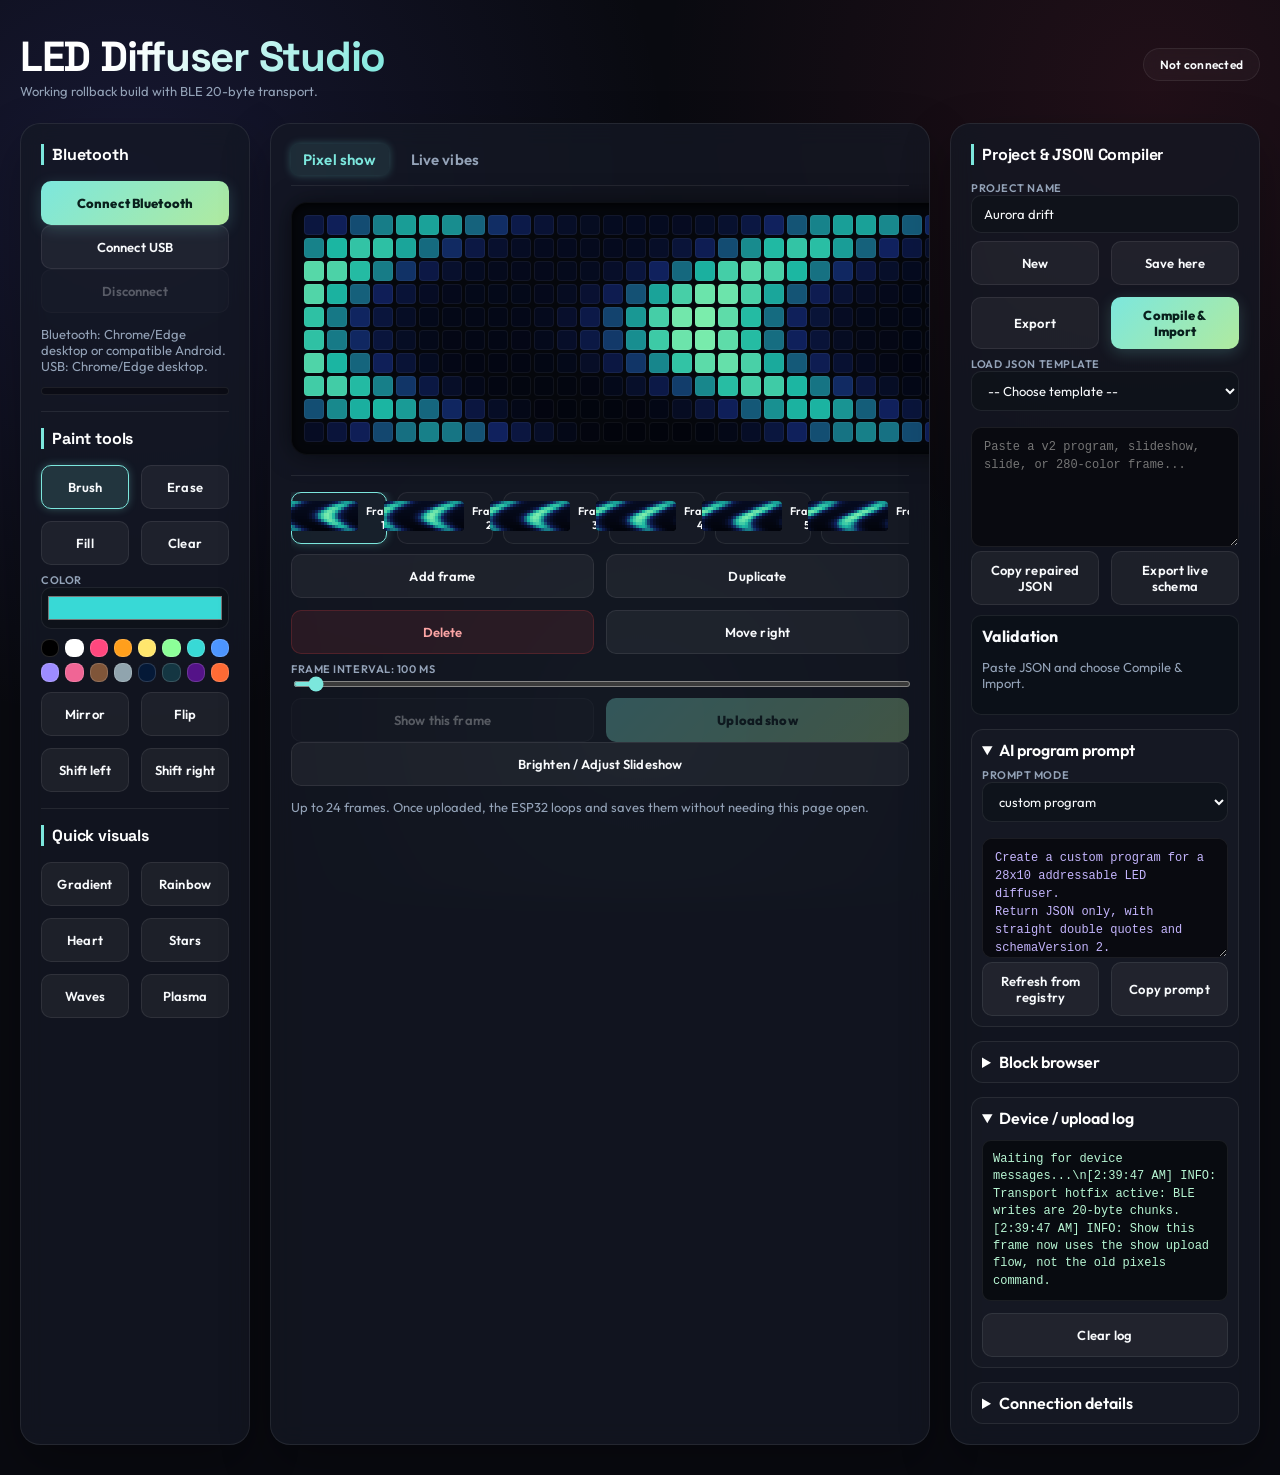
<file: docs/working.html>
<!doctype html>
<html lang="en">
<head>
<meta charset="utf-8">
<meta name="viewport" content="width=device-width,initial-scale=1">
<meta name="theme-color" content="#10131b">
<title>LED Diffuser Studio Working</title>
<link rel="stylesheet" href="styles.css?v=registry1">
</head>
<body><main>
<div class="head">
  <div><h1>LED Diffuser Studio</h1><div class="sub">Working rollback build with BLE 20-byte transport.</div></div>
  <div id="status" class="status">Not connected</div>
</div>
<div class="layout">
<aside class="card sidebar">
  <div><h2>Bluetooth</h2>
    <button id="connect" class="primary">Connect Bluetooth</button>
    <button id="connectUsb">Connect USB</button>
    <button id="disconnect" disabled>Disconnect</button>
    <p id="message" class="note">Bluetooth: Chrome/Edge desktop or compatible Android. USB: Chrome/Edge desktop.</p>
    <div class="progress"><span id="progress"></span></div>
  </div>
  <div class="section"><h2>Paint tools</h2>
    <div class="two"><button data-tool="brush" class="active">Brush</button><button data-tool="erase">Erase</button><button data-tool="fill">Fill</button><button id="clear">Clear</button></div>
    <label>Color<input id="color" type="color" value="#38d9d6"></label>
    <div id="palette" class="palette"></div>
    <div class="two"><button id="mirrorX">Mirror</button><button id="mirrorY">Flip</button><button id="shiftL">Shift left</button><button id="shiftR">Shift right</button></div>
  </div>
  <div class="section"><h2>Quick visuals</h2>
    <div class="two"><button data-preset="gradient">Gradient</button><button data-preset="rainbow">Rainbow</button><button data-preset="heart">Heart</button><button data-preset="stars">Stars</button><button data-preset="waves">Waves</button><button data-preset="plasma">Plasma</button></div>
  </div>
</aside>
<section class="card stage">
  <div class="tabs"><button class="tab active" data-pane="editor">Pixel show</button><button class="tab" data-pane="vibes">Live vibes</button></div>
  <div id="editor" class="pane">
    <div id="matrix" class="matrix"></div>
    <div class="section"><div class="frames" id="frames"></div>
      <div class="two"><button id="addFrame">Add frame</button><button id="cloneFrame">Duplicate</button><button id="deleteFrame" class="danger">Delete</button><button id="moveFrame">Move right</button></div>
      <label>Frame interval: <span id="frameMsValue">250</span> ms<input id="frameMs" type="range" min="50" max="2000" step="25" value="250"></label>
      <div class="two"><button id="sendFrame" disabled>Show this frame</button><button id="uploadShow" class="primary" disabled>Upload show</button></div>
      <button id="openAdjustments" class="wide">Brighten / Adjust Slideshow</button>
      <p class="note">Up to 24 frames. Once uploaded, the ESP32 loops and saves them without needing this page open.</p>
    </div>
  </div>
  <div id="vibes" class="pane" hidden><div class="two">
    <label>Mode<select id="mode"><option value="aura">Aura</option><option value="rain">Rain</option><option value="text">Scrolling text</option><option value="tilt">Motion orb</option></select></label>
    <label>Direction<select id="direction"><option>left</option><option>right</option><option>up</option><option>down</option></select></label>
    <label>Font<select id="font"><option value="bold">Bold (6x8)</option><option value="standard">Standard (5x7)</option></select></label>
    <label>Text<input id="text" maxlength="32" value="VIBE"></label>
    <label>Brightness <span id="brightnessValue">35</span><input id="brightness" type="range" min="1" max="160" value="35"></label>
    <label>Speed <span id="speedValue">100</span> ms<input id="speed" type="range" min="35" max="1000" value="100"></label>
    <label>Hue<input id="hue" type="range" min="0" max="255" value="180"></label>
    <label>Saturation<input id="saturation" type="range" min="0" max="255" value="210"></label>
    <label class="wide"><input id="motion" type="checkbox" checked style="width:auto"> Use MPU6050 motion</label>
  </div><button id="sendVibe" class="primary" disabled>Send live vibe</button></div>
</section>
<aside class="card right"><h2>Project & JSON Compiler</h2>
  <label>Project name<input id="projectName" value="My wall show"></label>
  <div class="two"><button id="newProject">New</button><button id="saveLocal">Save here</button><button id="exportProject">Export</button><button id="importProject" class="primary">Compile & Import</button></div>
  <label>Load JSON template<select id="jsonTemplate">
    <option value="">-- Choose template --</option>
    <option value="midnight_skyline">Midnight Skyline (primitives)</option>
    <option value="cyberpunk_rain">Cyberpunk Matrix Rain</option>
    <option value="city_sunset">Warm City Sunset</option>
    <option value="neon_waves">Pulsing Neon Waves</option>
    <option value="twinkle_dna">Double Helix Starfield</option>
    <option value="pacman_retro">Pacman Retro Loop</option>
    <option value="glitch_strobe">Hypnotic Glitch Strobe</option>
  </select></label>
  <textarea id="projectJson" placeholder="Paste a v2 program, slideshow, slide, or 280-color frame..."></textarea>
  <div class="two"><button id="copyRepairedJson">Copy repaired JSON</button><button id="exportSchema">Export live schema</button></div>
  <section id="validationPanel" class="validation-panel" aria-live="polite"><strong>Validation</strong><p class="note">Paste JSON and choose Compile & Import.</p></section>
  <details open><summary>AI program prompt</summary>
    <label>Prompt mode<select id="aiPromptMode"><option>custom program</option><option>ambient scene</option><option>pixel art</option><option>animation</option><option>text display</option><option>game style</option><option>music visualizer</option></select></label>
    <textarea id="aiPrompt"></textarea>
    <div class="two"><button id="refreshPrompt">Refresh from registry</button><button id="copyPrompt">Copy prompt</button></div>
  </details>
  <details><summary>Block browser</summary>
    <input id="blockSearch" type="search" placeholder="Search blocks and parameters">
    <div id="blockBrowser" class="block-browser"></div>
  </details>
  <details open><summary>Device / upload log</summary>
    <pre id="transportLog" class="transport-log" aria-live="polite">Waiting for device messages...\n</pre>
    <button id="clearTransportLog" type="button">Clear log</button>
  </details>
  <details><summary>Connection details</summary><p class="note">The page sends the same JSON directly over BLE or USB serial. Pairing and serial-port selection require a button press. GitHub never receives your display commands.</p></details>
</aside>
</div>
<dialog id="adjustmentDialog" class="adjustment-dialog">
  <form method="dialog">
    <div class="dialog-head"><h2>Brighten / Adjust Slideshow</h2><button value="cancel" aria-label="Close">Close</button></div>
    <div class="adjustment-previews">
      <figure><canvas id="adjustBefore" width="280" height="100"></canvas><figcaption>Before</figcaption></figure>
      <figure><canvas id="adjustAfter" width="280" height="100"></canvas><figcaption>After</figcaption></figure>
    </div>
    <div class="two">
      <label>Brightness <span id="adjustBrightnessValue">1.00x</span><input id="adjustBrightness" type="range" min="0.1" max="3" step="0.05" value="1"></label>
      <label>Contrast <span id="adjustContrastValue">1.00x</span><input id="adjustContrast" type="range" min="0.25" max="2.5" step="0.05" value="1"></label>
      <label>Saturation <span id="adjustSaturationValue">1.00x</span><input id="adjustSaturation" type="range" min="0" max="3" step="0.05" value="1"></label>
      <label>Gamma <span id="adjustGammaValue">1.00</span><input id="adjustGamma" type="range" min="0.4" max="2.5" step="0.05" value="1"></label>
    </div>
    <label>Apply scope<select id="adjustScope"><option value="all">Entire slideshow</option><option value="current">Current slide</option><option value="selected">Selected slide numbers</option></select></label>
    <label id="selectedSlidesLabel" hidden>Slides, for example 1,3-5<input id="selectedSlides" value="1"></label>
    <label><input id="adjustBake" type="checkbox" style="width:auto"> Bake permanently into pixel colors</label>
    <p class="note">Nondestructive adjustments stay editable and are applied to preview, upload, and export. Baking modifies RGB pixels.</p>
    <div class="two"><button id="resetAdjustments" type="button">Reset original</button><button id="applyAdjustments" type="button" class="primary">Apply adjustment</button></div>
  </form>
</dialog>
<script src="program-compiler.js?v=registry1"></script>
<script src="app.js?v=registry1"></script>
<script src="transport-hotfix.js?v=ble20"></script>
</main></body></html>
</file>
<file: docs/styles.css>
@import url('https://fonts.googleapis.com/css2?family=Outfit:wght@300;400;600;800&family=Space+Grotesk:wght@400;700&display=swap');

:root {
  color-scheme: dark;
  --bg: #090a10;
  --panel: rgba(21, 25, 37, 0.75);
  --line: rgba(255, 255, 255, 0.08);
  --ink: #f8fafc;
  --muted: #94a3b8;
  --a: #7ce7dd;
  --glow: rgba(124, 231, 221, 0.3);
  --cell: 20px;
}
* {
  box-sizing: border-box;
  font-family: 'Outfit', system-ui, sans-serif;
}

body {
  margin: 0;
  background: 
    radial-gradient(circle at 10% 20%, rgba(99, 102, 241, 0.15) 0%, transparent 40%),
    radial-gradient(circle at 90% 10%, rgba(244, 63, 94, 0.1) 0%, transparent 35%),
    radial-gradient(circle at 50% 80%, rgba(124, 231, 221, 0.08) 0%, transparent 40%),
    var(--bg);
  background-attachment: fixed;
  color: var(--ink);
  min-height: 100vh;
}

main {
  max-width: 1360px;
  margin: auto;
  padding: 30px 20px;
}

.head {
  display: flex;
  align-items: center;
  justify-content: space-between;
  gap: 20px;
  margin-bottom: 24px;
}

.build-badge {
  display: inline-flex;
  margin-bottom: 7px;
  padding: 5px 9px;
  border: 1px solid rgba(124, 231, 221, 0.45);
  border-radius: 999px;
  background: rgba(124, 231, 221, 0.1);
  color: #9af7ef;
  font-size: 11px;
  font-weight: 800;
  letter-spacing: 0.12em;
}

h1 {
  font-family: 'Space Grotesk', sans-serif;
  font-weight: 700;
  font-size: clamp(28px, 4vw, 42px);
  margin: 0;
  letter-spacing: -0.03em;
  background: linear-gradient(135deg, #fff 30%, var(--a));
  -webkit-background-clip: text;
  -webkit-text-fill-color: transparent;
}

h2 {
  font-family: 'Space Grotesk', sans-serif;
  font-weight: 700;
  font-size: 16px;
  margin: 0 0 16px;
  letter-spacing: -0.01em;
  color: #fff;
  border-left: 3px solid var(--a);
  padding-left: 8px;
}

.sub, .note {
  color: var(--muted);
  font-size: 13px;
}

.status {
  padding: 8px 16px;
  border: 1px solid var(--line);
  background: rgba(255, 255, 255, 0.03);
  backdrop-filter: blur(8px);
  border-radius: 99px;
  max-width: 50%;
  overflow: hidden;
  text-overflow: ellipsis;
  white-space: nowrap;
  font-size: 12px;
  font-weight: 600;
  letter-spacing: 0.02em;
  transition: all 0.3s ease;
}

.status.on {
  color: #062b27;
  background: var(--a);
  box-shadow: 0 0 15px var(--glow);
  border-color: var(--a);
}

.layout {
  display: grid;
  grid-template-columns: 240px minmax(540px, 1fr) 320px;
  gap: 20px;
}

.card {
  background: var(--panel);
  border: 1px solid var(--line);
  border-radius: 20px;
  padding: 20px;
  box-shadow: 0 20px 50px rgba(0, 0, 0, 0.3);
  backdrop-filter: blur(12px);
  -webkit-backdrop-filter: blur(12px);
  transition: transform 0.2s ease, box-shadow 0.2s ease;
}

.card:hover {
  box-shadow: 0 24px 60px rgba(0, 0, 0, 0.4);
}

.section {
  border-top: 1px solid var(--line);
  padding-top: 16px;
  margin-top: 16px;
}

.row, .two {
  display: grid;
  grid-template-columns: 1fr 1fr;
  gap: 12px;
}

.wide {
  grid-column: 1 / -1;
}

label {
  display: block;
  color: var(--muted);
  font-size: 11px;
  font-weight: 600;
  text-transform: uppercase;
  letter-spacing: 0.05em;
  margin: 8px 0;
}

input, select, button, textarea {
  width: 100%;
  padding: 10px 12px;
  border: 1px solid var(--line);
  border-radius: 10px;
  background: rgba(13, 17, 24, 0.6);
  color: var(--ink);
  font-size: 13px;
  transition: all 0.2s ease;
}

input:focus, select:focus, textarea:focus {
  border-color: var(--a);
  outline: none;
  box-shadow: 0 0 8px var(--glow);
}

input[type=color] {
  height: 42px;
  padding: 4px;
  cursor: pointer;
}

input[type=range] {
  padding: 0;
  height: 6px;
  accent-color: var(--a);
  background: rgba(255, 255, 255, 0.1);
  border: none;
  border-radius: 3px;
  cursor: pointer;
}

button {
  background: rgba(255, 255, 255, 0.05);
  border: 1px solid rgba(255, 255, 255, 0.08);
  font-weight: 600;
  letter-spacing: 0.01em;
  cursor: pointer;
  min-height: 44px;
  display: flex;
  align-items: center;
  justify-content: center;
  gap: 8px;
  transition: all 0.2s cubic-bezier(0.4, 0, 0.2, 1);
}

button:hover {
  background: rgba(255, 255, 255, 0.1);
  border-color: rgba(255, 255, 255, 0.15);
  transform: translateY(-1px);
}

button:active {
  transform: translateY(1px);
}

button.primary {
  background: linear-gradient(135deg, var(--a) 0%, #b0ea9f 100%);
  color: #09201d;
  border: none;
  font-weight: 800;
  box-shadow: 0 4px 15px rgba(124, 231, 221, 0.2);
}

button.primary:hover {
  box-shadow: 0 6px 20px rgba(124, 231, 221, 0.35);
  filter: brightness(1.05);
}

button.active {
  background: rgba(124, 231, 221, 0.15);
  border-color: var(--a);
  box-shadow: 0 0 8px var(--glow);
}

button.danger {
  color: #fca5a5;
  background: rgba(239, 68, 68, 0.1);
  border-color: rgba(239, 68, 68, 0.2);
}

button.danger:hover {
  background: rgba(239, 68, 68, 0.2);
  border-color: #ef4444;
}

button:disabled {
  opacity: 0.3;
  cursor: not-allowed;
  transform: none !important;
  box-shadow: none !important;
}

.stage {
  overflow: auto;
}

.matrix {
  display: grid;
  grid-template-columns: repeat(28, var(--cell));
  grid-template-rows: repeat(10, var(--cell));
  gap: 3px;
  width: max-content;
  touch-action: none;
  user-select: none;
  background: #05070c;
  padding: 12px;
  border-radius: 16px;
  margin: 10px auto 20px;
  box-shadow: inset 0 2px 10px rgba(0, 0, 0, 0.8), 0 0 25px rgba(0,0,0,0.5);
  border: 1px solid rgba(255, 255, 255, 0.03);
}

.pixel {
  width: var(--cell);
  height: var(--cell);
  background: #000;
  border-radius: 4px;
  border: 1px solid rgba(255, 255, 255, 0.05);
  cursor: crosshair;
  transition: transform 0.1s ease, box-shadow 0.1s ease;
}

.pixel:hover {
  outline: 2px solid #fff;
  transform: scale(1.15);
  z-index: 2;
  box-shadow: 0 0 12px rgba(255, 255, 255, 0.5);
}

.palette {
  display: grid;
  grid-template-columns: repeat(8, 1fr);
  gap: 6px;
  margin: 10px 0;
}

.swatch {
  aspect-ratio: 1;
  border-radius: 8px;
  border: 1px solid rgba(255, 255, 255, 0.15);
  cursor: pointer;
  transition: transform 0.15s ease, box-shadow 0.15s ease;
}

.swatch:hover {
  transform: scale(1.2) rotate(5deg);
  box-shadow: 0 0 10px rgba(255, 255, 255, 0.4);
}

.frames {
  display: flex;
  gap: 10px;
  overflow-x: auto;
  padding-bottom: 10px;
  scrollbar-width: thin;
}

.frame {
  min-width: 96px;
  padding: 8px;
  border-radius: 10px;
  background: rgba(255, 255, 255, 0.02);
  border: 1px solid var(--line);
}

.frame.active {
  border-color: var(--a);
  background: rgba(124, 231, 221, 0.05);
  box-shadow: 0 0 10px var(--glow);
}

.frame canvas {
  width: 80px;
  height: 30px;
  image-rendering: pixelated;
  background: #000;
  border-radius: 4px;
  margin-bottom: 4px;
}

.frame small {
  display: block;
  font-size: 11px;
  font-weight: 600;
  text-align: center;
}

.progress {
  height: 8px;
  background: rgba(0, 0, 0, 0.4);
  border-radius: 99px;
  overflow: hidden;
  margin-top: 12px;
  border: 1px solid var(--line);
}

.progress span {
  display: block;
  height: 100%;
  width: 0;
  background: linear-gradient(90deg, var(--a), #b0ea9f);
  border-radius: 99px;
  transition: width 0.1s ease;
}

details {
  margin-top: 14px;
  background: rgba(255, 255, 255, 0.02);
  border: 1px solid var(--line);
  border-radius: 12px;
  padding: 10px;
}

details summary {
  font-weight: 600;
  cursor: pointer;
  color: #fff;
  user-select: none;
}

textarea {
  min-height: 120px;
  font-family: monospace;
  font-size: 12px;
  background: #090a10;
  color: #c4b5fd;
  border: 1px solid var(--line);
  border-radius: 10px;
  margin-top: 8px;
  line-height: 1.5;
}

.tabs {
  display: flex;
  gap: 10px;
  margin-bottom: 16px;
  border-bottom: 1px solid var(--line);
  padding-bottom: 10px;
}

.tab {
  width: auto;
  border: none;
  background: transparent;
  color: var(--muted);
  font-weight: 600;
  font-size: 15px;
  min-height: auto;
  padding: 6px 12px;
  border-radius: 8px;
}

.tab:hover {
  background: rgba(255, 255, 255, 0.04);
  color: #fff;
}

.tab.active {
  color: var(--a);
  background: rgba(124, 231, 221, 0.1);
}

.pane[hidden] {
  display: none !important;
}

.error {
  color: #fca5a5;
  background: rgba(220, 38, 38, 0.15);
  border-color: #ef4444;
}

@media (max-width: 1020px) {
  .layout {
    grid-template-columns: 200px minmax(480px, 1fr);
  }
  .right {
    grid-column: 1 / -1;
  }
}

@media (max-width: 720px) {
  :root {
    --cell: clamp(8px, calc((100vw - 75px) * 0.0357), 13px);
  }
  body {
    font-size: 14px;
    overflow-x: hidden;
  }
  main {
    padding: 10px;
  }
  .layout {
    display: flex;
    flex-direction: column;
    gap: 12px;
  }
  .card {
    margin: 0;
    padding: 14px;
    border-radius: 16px;
  }
  .head {
    align-items: flex-start;
    flex-direction: column;
    margin-bottom: 12px;
  }
  .head h1 {
    font-size: 28px;
  }
  .status {
    max-width: 100%;
    width: 100%;
    text-align: center;
  }
  .sidebar {
    display: block;
  }
  .sidebar > div:first-child {
    display: grid;
    grid-template-columns: 1fr 1fr;
    gap: 8px;
  }
  .sidebar > div:first-child h2,
  .sidebar > div:first-child p,
  .sidebar > div:first-child .progress {
    grid-column: 1 / -1;
  }
  .sidebar .section {
    margin-top: 14px;
  }
  .stage {
    padding: 10px;
  }
  .matrix {
    gap: 2px;
    padding: 8px;
    max-width: 100%;
    margin: 0 auto;
  }
  .pixel {
    border-radius: 3px;
  }
  .tabs {
    position: sticky;
    top: 0;
    z-index: 3;
    background: var(--panel);
    padding: 6px 0;
  }
  .tab {
    flex: 1;
    min-height: 40px;
  }
  button, input, select, textarea {
    font-size: 15px;
    min-height: 44px;
  }
  input[type=color] {
    height: 44px;
  }
  input[type=range] {
    min-height: 30px;
  }
  .palette {
    grid-template-columns: repeat(8, minmax(28px, 1fr));
    gap: 8px;
  }
  .swatch {
    min-height: 32px;
  }
  .right {
    order: 3;
  }
}.transport-log{max-height:220px;overflow:auto;white-space:pre-wrap;word-break:break-word;background:#080b10;border:1px solid var(--line);border-radius:9px;padding:10px;color:#b8f7d4;font:12px/1.45 ui-monospace,SFMono-Regular,Consolas,monospace}.transport-log+.button{margin-top:6px}
.validation-panel{margin-top:10px;padding:10px;border:1px solid var(--line);border-radius:10px;background:#0b1018;max-height:260px;overflow:auto}
.validation-panel ul{margin:6px 0 10px;padding-left:20px}
.validation-panel li{margin:4px 0}
.validation-errors{color:#ffadb9}.validation-warnings{color:#ffe29a}.validation-ok{color:#8cff98}
.block-browser{display:grid;gap:9px;max-height:460px;overflow:auto;margin-top:9px}
.block-card{border:1px solid var(--line);border-radius:10px;padding:9px;background:#0c1119}
.block-card header{display:flex;justify-content:space-between;gap:8px}.block-card header span{color:var(--a);font-size:11px}
.block-card p{color:var(--muted);margin:6px 0}.block-card ul{margin:6px 0;padding-left:18px;font-size:11px}
.adjustment-dialog{width:min(760px,calc(100vw - 24px));max-height:90vh;overflow:auto;border:1px solid var(--line);border-radius:16px;background:var(--panel);color:var(--ink);padding:16px}
.adjustment-dialog::backdrop{background:#000b;backdrop-filter:blur(3px)}
.dialog-head{display:flex;align-items:center;justify-content:space-between;gap:12px}.dialog-head h2{font-size:20px;margin:0}.dialog-head button{width:auto}
.adjustment-previews{display:grid;grid-template-columns:1fr 1fr;gap:12px;margin:14px 0}
.adjustment-previews figure{margin:0}.adjustment-previews canvas{width:100%;aspect-ratio:28/10;image-rendering:pixelated;background:#000;border:1px solid var(--line);border-radius:8px}.adjustment-previews figcaption{text-align:center;color:var(--muted)}
@media(max-width:720px){.adjustment-dialog{width:calc(100vw - 12px);max-height:96vh;padding:10px}.adjustment-previews{grid-template-columns:1fr}.validation-panel{max-height:220px}.block-browser{max-height:360px}}

/* Physical wall simulator */
.button-link {
  width: 100%;
  min-height: 44px;
  display: flex;
  align-items: center;
  justify-content: center;
  margin: 8px 0;
  padding: 10px 12px;
  border: 1px solid rgba(255,255,255,.08);
  border-radius: 10px;
  background: rgba(255,255,255,.05);
  color: var(--ink);
  font-size: 13px;
  font-weight: 600;
  text-decoration: none;
}
.button-link:hover { background: rgba(255,255,255,.1); border-color: rgba(255,255,255,.15); }
.simulator-shell { margin: -4px -4px 22px; padding: 4px 4px 22px; border-bottom: 1px solid var(--line); }
.simulator-head { display: flex; align-items: flex-start; justify-content: space-between; gap: 18px; margin-bottom: 16px; }
.simulator-head h2 { margin: 3px 0 5px; padding: 0; border: 0; font-size: 22px; letter-spacing: -.025em; }
.simulator-head p { margin: 0; color: var(--muted); font-size: 13px; }
.eyebrow, .field-title { color: var(--a); font-size: 10px; font-weight: 800; letter-spacing: .14em; text-transform: uppercase; }
.geometry-badge { flex: none; padding: 7px 10px; border: 1px solid rgba(124,231,221,.25); border-radius: 999px; background: rgba(124,231,221,.07); color: #b8fff8; font: 700 10px/1 'Space Grotesk',sans-serif; letter-spacing: .06em; text-transform: uppercase; }
.simulator-layout { display: grid; grid-template-columns: minmax(245px, 320px) minmax(190px, 1fr); gap: 22px; align-items: start; }
.wall-preview { margin: 0; }
.wall-frame { position: relative; width: 100%; aspect-ratio: 19/30; overflow: hidden; padding: 8px; border: 1px solid rgba(255,255,255,.14); border-radius: 11px; background: linear-gradient(145deg,#34383d,#101215 38%,#25292d); box-shadow: 0 28px 55px rgba(0,0,0,.42), inset 0 1px 1px rgba(255,255,255,.2); }
.wall-frame::after { content: ""; position: absolute; inset: 8px; pointer-events: none; border: 1px solid rgba(255,255,255,.035); box-shadow: inset 0 0 50px rgba(255,255,255,.035); }
.wall-frame canvas { display: block; width: 100%; height: 100%; border-radius: 4px; }
.wall-preview figcaption { margin-top: 8px; color: var(--muted); font-size: 11px; text-align: center; letter-spacing: .06em; text-transform: uppercase; }
.playground-controls { display: grid; gap: 12px; }
.effect-grid { display: grid; grid-template-columns: repeat(2,minmax(0,1fr)); gap: 7px; margin-top: 7px; }
.effect-grid button { min-height: 40px; padding: 8px; font-size: 12px; }
.effect-grid button.active { color: #071211; background: var(--a); border-color: var(--a); box-shadow: 0 0 18px var(--glow); }
.effect-description { min-height: 48px; margin: 0; padding: 10px 11px; border-left: 2px solid rgba(124,231,221,.42); background: rgba(255,255,255,.025); color: var(--muted); font-size: 12px; line-height: 1.45; }
.transport-row { display: grid; grid-template-columns: 1fr 1fr; gap: 8px; }
.inline-check { display: flex; align-items: center; gap: 8px; text-transform: none; letter-spacing: 0; }
.inline-check input { width: auto; min-height: 0; }
.preview-readout { padding: 9px 10px; border: 1px solid var(--line); border-radius: 9px; background: rgba(0,0,0,.24); color: #b9c4d2; font: 11px/1.35 ui-monospace,SFMono-Regular,Consolas,monospace; }

@media (min-width:1021px) {
  main { max-width: 1500px; }
  .layout { grid-template-columns: 230px minmax(590px,1fr) 310px; }
}
@media (max-width:1180px) and (min-width:721px) {
  .layout { grid-template-columns: 220px minmax(560px,1fr); }
  .right { grid-column: 1 / -1; }
}
@media (max-width:720px) {
  .simulator-head { flex-direction: column; gap: 9px; }
  .simulator-layout { grid-template-columns: 1fr; }
  .wall-preview { width: min(78vw,290px); margin: 0 auto; }
  .effect-grid { grid-template-columns: repeat(2,minmax(0,1fr)); }
  .simulator-head h2 { font-size: 20px; }
}
</file>
<file: docs/user-mode.css>
.ui-mode-switch{display:flex;gap:4px;padding:4px;border:1px solid var(--line);border-radius:999px;background:#0b0d14}.ui-mode-switch button{min-height:38px;padding:6px 14px;border:0;border-radius:999px;background:transparent}.ui-mode-switch button.active{color:#071211;background:var(--a)}
.field-title{display:block;margin:12px 0 7px;color:var(--muted);font-size:.86rem}.palette-packs{display:grid;grid-template-columns:repeat(2,minmax(0,1fr));gap:7px}.palette-packs button{display:grid;gap:5px;padding:8px;text-transform:capitalize}.palette-packs button>span{display:flex;overflow:hidden;height:18px;border-radius:7px}.palette-packs i{flex:1}.palette-packs b{font-size:.76rem}.palette .swatch{min-width:34px;min-height:34px;border:2px solid transparent}.palette .swatch.selected{border-color:#fff;box-shadow:0 0 0 2px var(--a)}
.gallery-head{display:flex;align-items:center;justify-content:space-between;gap:12px}.gallery-head h2{margin-bottom:2px}.category-chips{display:flex;gap:6px;overflow-x:auto;margin:12px 0}.category-chips button{white-space:nowrap}.category-chips .active{color:#071211;background:var(--a)}.show-cards{display:grid;grid-template-columns:repeat(auto-fill,minmax(145px,1fr));gap:10px}.show-card{padding:0 0 10px;overflow:hidden;text-align:left}.show-card strong,.show-card small,.show-card>span:last-child{display:block;padding:0 10px}.show-card strong{margin-top:8px}.show-card small,.show-card>span:last-child{margin-top:3px;color:var(--muted);font-size:.74rem}.show-art{display:block!important;height:70px!important;padding:0!important}.power-card{display:grid;gap:6px;margin-top:14px;padding:11px;border:1px solid var(--line);border-radius:12px;background:rgba(124,231,221,.05)}.simple-nav{display:none}
body[data-ui-mode=everyday] .layout{grid-template-columns:minmax(220px,270px) minmax(0,1fr)}body[data-ui-mode=everyday] .right,body[data-ui-mode=everyday] .tabs,body[data-ui-mode=everyday] #vibes{display:none!important}body[data-ui-mode=everyday] .stage{grid-column:2}body[data-ui-mode=studio] .simple-gallery{display:none}
@media(max-width:760px){body{padding-bottom:76px}.head{align-items:flex-start;gap:10px}.ui-mode-switch{width:100%}.ui-mode-switch button{flex:1}.simple-nav{position:fixed;z-index:30;right:10px;bottom:max(10px,env(safe-area-inset-bottom));left:10px;display:grid;grid-template-columns:repeat(4,1fr);gap:4px;padding:5px;border:1px solid var(--line);border-radius:16px;background:rgba(9,10,16,.94);backdrop-filter:blur(16px)}.simple-nav button{min-width:0;min-height:46px;padding:6px 3px;font-size:.78rem}body[data-ui-mode=studio] .simple-nav{display:none}body[data-ui-mode=everyday] .layout{display:flex;flex-direction:column}body[data-ui-mode=everyday] .stage{order:1;width:100%}body[data-ui-mode=everyday] .sidebar{order:2;width:100%}.show-cards{display:flex;overflow-x:auto;scroll-snap-type:x mandatory;padding-bottom:6px}.show-card{min-width:155px;scroll-snap-align:start}.matrix{touch-action:none}.palette-packs{grid-template-columns:repeat(3,minmax(0,1fr))}}
@media(max-width:430px){.palette-packs{grid-template-columns:repeat(2,minmax(0,1fr))}.gallery-head{align-items:flex-start;flex-direction:column}.gallery-head button{width:100%}.show-card{min-width:142px}}
</file>
<file: docs/consumer.css>
.everyday-controls{display:grid;gap:14px}
.everyday-head{display:flex;align-items:flex-start;justify-content:space-between;gap:12px}
.everyday-head h2{margin:0 0 3px}.ambient-only{padding:6px 9px;border:1px solid var(--line);border-radius:999px;color:var(--muted);font-size:.72rem;white-space:nowrap}
.everyday-grid{display:grid;grid-template-columns:repeat(2,minmax(0,1fr));gap:10px}.everyday-grid .wide{grid-column:1/-1}
.everyday-actions{display:grid;grid-template-columns:repeat(3,minmax(0,1fr));gap:8px}
body[data-ui-mode=everyday] .sidebar>.section{display:none}
body[data-ui-mode=studio] .everyday-controls,body[data-ui-mode=studio] .routine-panel{display:none}
.routine-panel{display:grid;gap:12px;padding-top:14px;border-top:1px solid var(--line)}
.routine-grid{display:grid;grid-template-columns:repeat(2,minmax(0,1fr));gap:9px}.routine-grid .wide{grid-column:1/-1}
.routine-status{min-height:1.5em;color:var(--muted);font-size:.82rem}
@media(max-width:560px){.everyday-head{display:grid}.everyday-grid,.routine-grid{grid-template-columns:1fr}.everyday-actions{grid-template-columns:1fr}.everyday-grid .wide,.routine-grid .wide{grid-column:auto}}
</file>
<file: docs/timeline.css>
.timeline-tools{display:grid;gap:12px}.timeline-head{display:flex;align-items:center;justify-content:space-between}.timeline-head h2{margin:0}
.timeline-actions{display:flex;flex-wrap:wrap;align-items:end;gap:8px}.timeline-actions>*{flex:1 1 120px}.timeline-actions label{margin:0}
#uploadPreviewDialog{width:min(680px,calc(100vw - 24px));border:1px solid var(--line);border-radius:16px;background:#10131b;color:var(--text)}
#uploadPreviewCanvas{display:block;width:100%;height:auto;image-rendering:pixelated;background:#000;border-radius:10px}
body[data-ui-mode=everyday] .timeline-tools{display:none}
@media(max-width:600px){.timeline-actions{display:grid;grid-template-columns:repeat(2,minmax(0,1fr))}.timeline-actions>*{min-width:0}}
</file>
